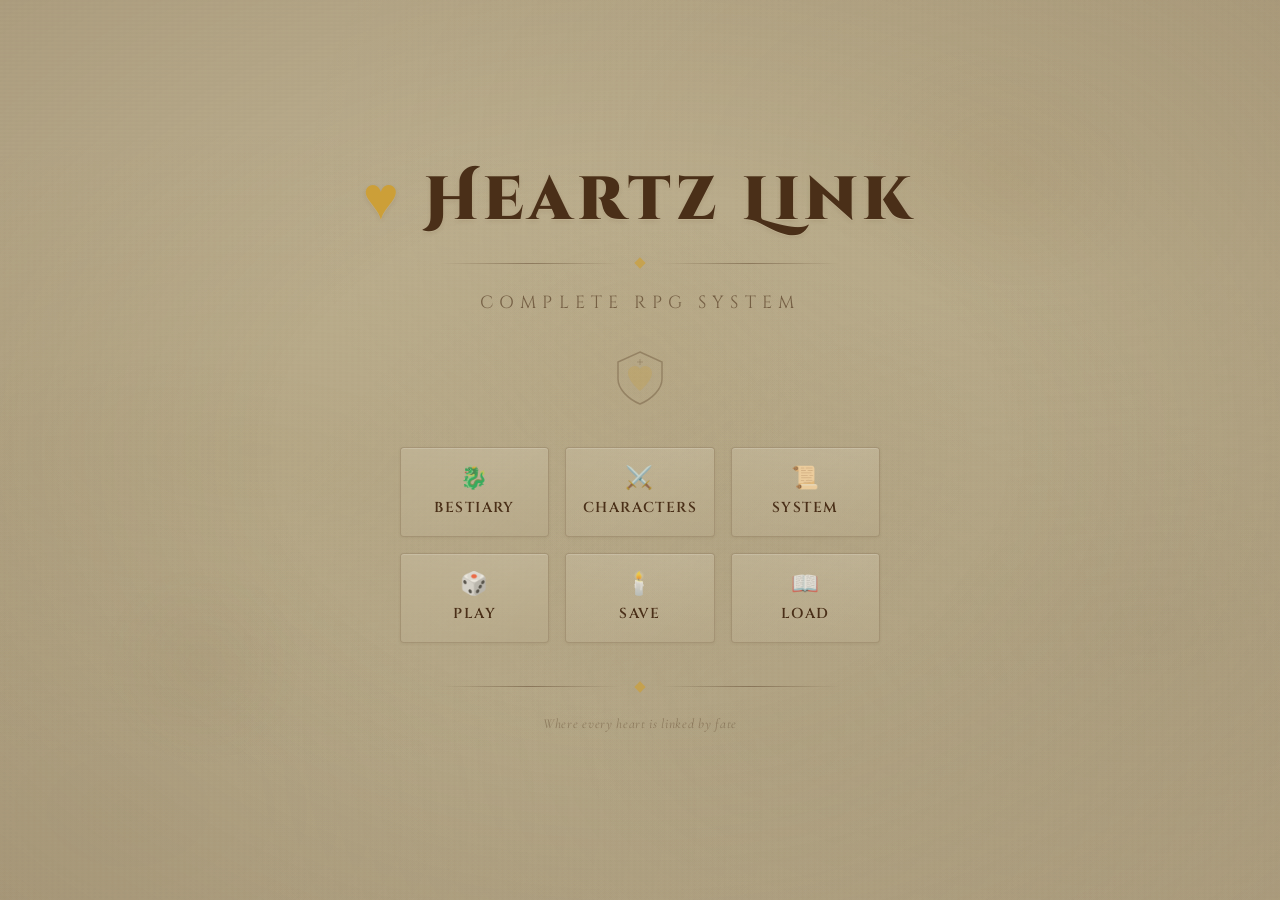
<file: index.html>
<!DOCTYPE html>
<html lang="en">
<head>
    <meta charset="UTF-8">
    <meta name="viewport" content="width=device-width, initial-scale=1.0">
    <title>Heartz Link - Complete RPG System</title>
    <link rel="stylesheet" href="./Home.css">
    <link href="https://fonts.googleapis.com/css2?family=Cinzel:wght@400;600;700;900&family=Cinzel+Decorative:wght@400;700;900&family=Cormorant+Garamond:ital,wght@0,400;0,500;0,600;1,400&display=swap" rel="stylesheet">
</head>
<body>

    <!-- Texture layers -->
    <div class="texture-overlay"></div>
    <div class="stain stain-1"></div>
    <div class="stain stain-2"></div>
    <div class="stain stain-3"></div>

    <div class="container">

        <!-- Title Section -->
        <div class="title-section">
            <h1 class="main-title">
                <span class="title-heart">&#9829;</span> Heartz Link
            </h1>
            <div class="divider">
                <span class="divider-line"></span>
                <span class="divider-diamond"></span>
                <span class="divider-line"></span>
            </div>
            <p class="subtitle">Complete RPG System</p>
        </div>

        <!-- Emblem -->
        <div class="emblem">
            <svg viewBox="0 0 60 60" fill="none" xmlns="http://www.w3.org/2000/svg">
                <path d="M30 5 L52 15 L52 32 C52 42 42 52 30 57 C18 52 8 42 8 32 L8 15 Z"
                      stroke="#4a2f18" stroke-width="1.5" fill="none" opacity="0.6"/>
                <path d="M30 44 C30 44 18 34 18 26 C18 22 21 19 25 19 C27.5 19 29.5 20.5 30 22 C30.5 20.5 32.5 19 35 19 C39 19 42 22 42 26 C42 34 30 44 30 44Z"
                      fill="#cc9f38" opacity="0.5"/>
                <line x1="30" y1="12" x2="30" y2="18" stroke="#4a2f18" stroke-width="1" opacity="0.4"/>
                <line x1="27" y1="15" x2="33" y2="15" stroke="#4a2f18" stroke-width="1" opacity="0.4"/>
            </svg>
        </div>

        <!-- Navigation -->
        <nav class="nav-grid">
            <button class="nav-btn" data-page="bestiary" aria-label="Bestiary">
                <span class="btn-icon">&#x1F409;</span>
                <span class="btn-label">Bestiary</span>
            </button>
            <button class="nav-btn" data-page="characters" aria-label="Characters">
                <span class="btn-icon">&#x2694;&#xFE0F;</span>
                <span class="btn-label">Characters</span>
            </button>
            <button class="nav-btn" data-page="system" aria-label="System">
                <span class="btn-icon">&#x1F4DC;</span>
                <span class="btn-label">System</span>
            </button>
            <button class="nav-btn" data-page="play" aria-label="Play">
                <span class="btn-icon">&#x1F3B2;</span>
                <span class="btn-label">Play</span>
            </button>
            <button class="nav-btn" data-page="save" aria-label="Save">
                <span class="btn-icon">&#x1F56F;&#xFE0F;</span>
                <span class="btn-label">Save</span>
            </button>
            <button class="nav-btn" data-page="load" aria-label="Load">
                <span class="btn-icon">&#x1F4D6;</span>
                <span class="btn-label">Load</span>
            </button>
        </nav>

        <!-- Footer -->
        <div class="divider divider-bottom">
            <span class="divider-line"></span>
            <span class="divider-diamond"></span>
            <span class="divider-line"></span>
        </div>
        <p class="footer-note">Where every heart is linked by fate</p>

    </div>

    <script src="Home.js"></script>
</body>
</html>
</file>
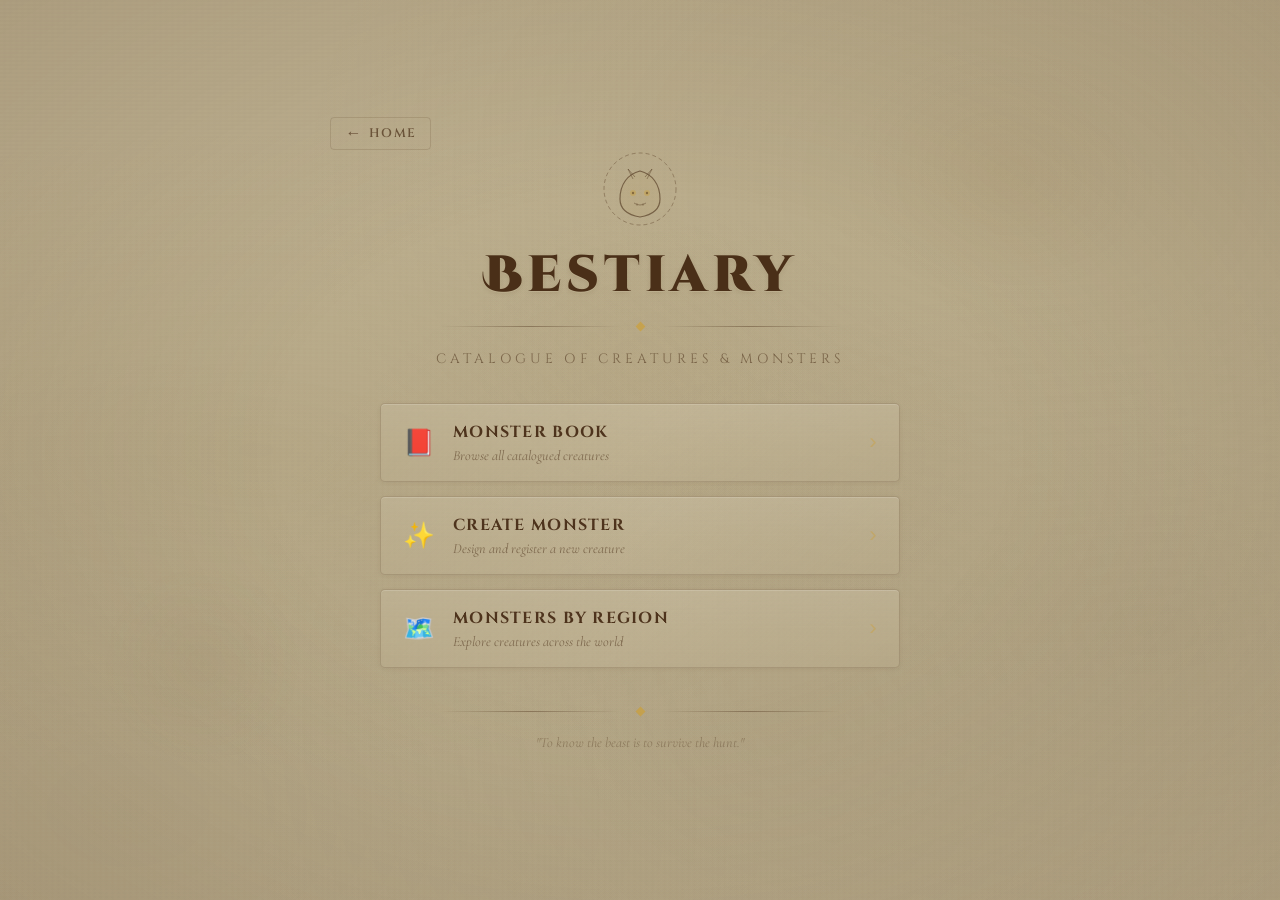
<file: bestiary/Bestiary.html>
<!DOCTYPE html>
<html lang="en">
<head>
    <meta charset="UTF-8">
    <meta name="viewport" content="width=device-width, initial-scale=1.0">
    <title>Heartz Link - Bestiary</title>
    <link rel="stylesheet" href="Bestiary.css">
    <link href="https://fonts.googleapis.com/css2?family=Cinzel:wght@400;600;700;900&family=Cinzel+Decorative:wght@400;700;900&family=Cormorant+Garamond:ital,wght@0,400;0,500;0,600;1,400&display=swap" rel="stylesheet">
</head>
<body>

    <div class="texture-overlay"></div>
    <div class="stain stain-1"></div>
    <div class="stain stain-2"></div>
    <div class="stain stain-3"></div>

    <div class="container">

        <button class="back-btn" id="backBtn" aria-label="Back to Home">
            <span class="back-icon">&#8592;</span>
            <span class="back-label">Home</span>
        </button>

        <div class="title-section">
            <div class="title-emblem">
                <svg viewBox="0 0 80 80" fill="none" xmlns="http://www.w3.org/2000/svg">
                    <circle cx="40" cy="40" r="36" stroke="#4a2f18" stroke-width="1" opacity="0.35" stroke-dasharray="4 3"/>
                    <path d="M20 50 C20 35 28 25 40 22 C52 25 60 35 60 50 C60 60 52 66 40 68 C28 66 20 60 20 50Z" stroke="#4a2f18" stroke-width="1.2" fill="rgba(204,159,56,0.08)" opacity="0.6"/>
                    <circle cx="33" cy="44" r="3" fill="#cc9f38" opacity="0.4"/>
                    <circle cx="33" cy="44" r="1.2" fill="#4a2f18" opacity="0.5"/>
                    <circle cx="47" cy="44" r="3" fill="#cc9f38" opacity="0.4"/>
                    <circle cx="47" cy="44" r="1.2" fill="#4a2f18" opacity="0.5"/>
                    <path d="M33 30 L28 20 L35 28" stroke="#4a2f18" stroke-width="1" fill="none" opacity="0.4"/>
                    <path d="M47 30 L52 20 L45 28" stroke="#4a2f18" stroke-width="1" fill="none" opacity="0.4"/>
                    <path d="M34 54 Q40 58 46 54" stroke="#4a2f18" stroke-width="1" fill="none" opacity="0.4"/>
                    <line x1="37" y1="54" x2="37" y2="57" stroke="#4a2f18" stroke-width="0.8" opacity="0.35"/>
                    <line x1="43" y1="54" x2="43" y2="57" stroke="#4a2f18" stroke-width="0.8" opacity="0.35"/>
                </svg>
            </div>
            <h1 class="main-title">Bestiary</h1>
            <div class="divider">
                <span class="divider-line"></span>
                <span class="divider-diamond"></span>
                <span class="divider-line"></span>
            </div>
            <p class="subtitle">Catalogue of Creatures &amp; Monsters</p>
        </div>

        <nav class="nav-list" aria-label="Bestiary Navigation">
            <button class="nav-btn" data-page="monster-book" aria-label="Monster Book">
                <span class="nav-btn-icon">&#x1F4D5;</span>
                <div class="nav-btn-content">
                    <span class="nav-btn-title">Monster Book</span>
                    <span class="nav-btn-desc">Browse all catalogued creatures</span>
                </div>
                <span class="nav-btn-arrow">&#8250;</span>
            </button>
            <button class="nav-btn" data-page="create-monster" aria-label="Create Monster">
                <span class="nav-btn-icon">&#x2728;</span>
                <div class="nav-btn-content">
                    <span class="nav-btn-title">Create Monster</span>
                    <span class="nav-btn-desc">Design and register a new creature</span>
                </div>
                <span class="nav-btn-arrow">&#8250;</span>
            </button>
            <button class="nav-btn" data-page="monsters-by-region" aria-label="Monsters by Region">
                <span class="nav-btn-icon">&#x1F5FA;&#xFE0F;</span>
                <div class="nav-btn-content">
                    <span class="nav-btn-title">Monsters by Region</span>
                    <span class="nav-btn-desc">Explore creatures across the world</span>
                </div>
                <span class="nav-btn-arrow">&#8250;</span>
            </button>
        </nav>

        <div class="divider divider-bottom">
            <span class="divider-line"></span>
            <span class="divider-diamond"></span>
            <span class="divider-line"></span>
        </div>
        <p class="footer-note"><em>"To know the beast is to survive the hunt."</em></p>

    </div>

    <script src="Bestiary.js"></script>
</body>
</html>
</file>
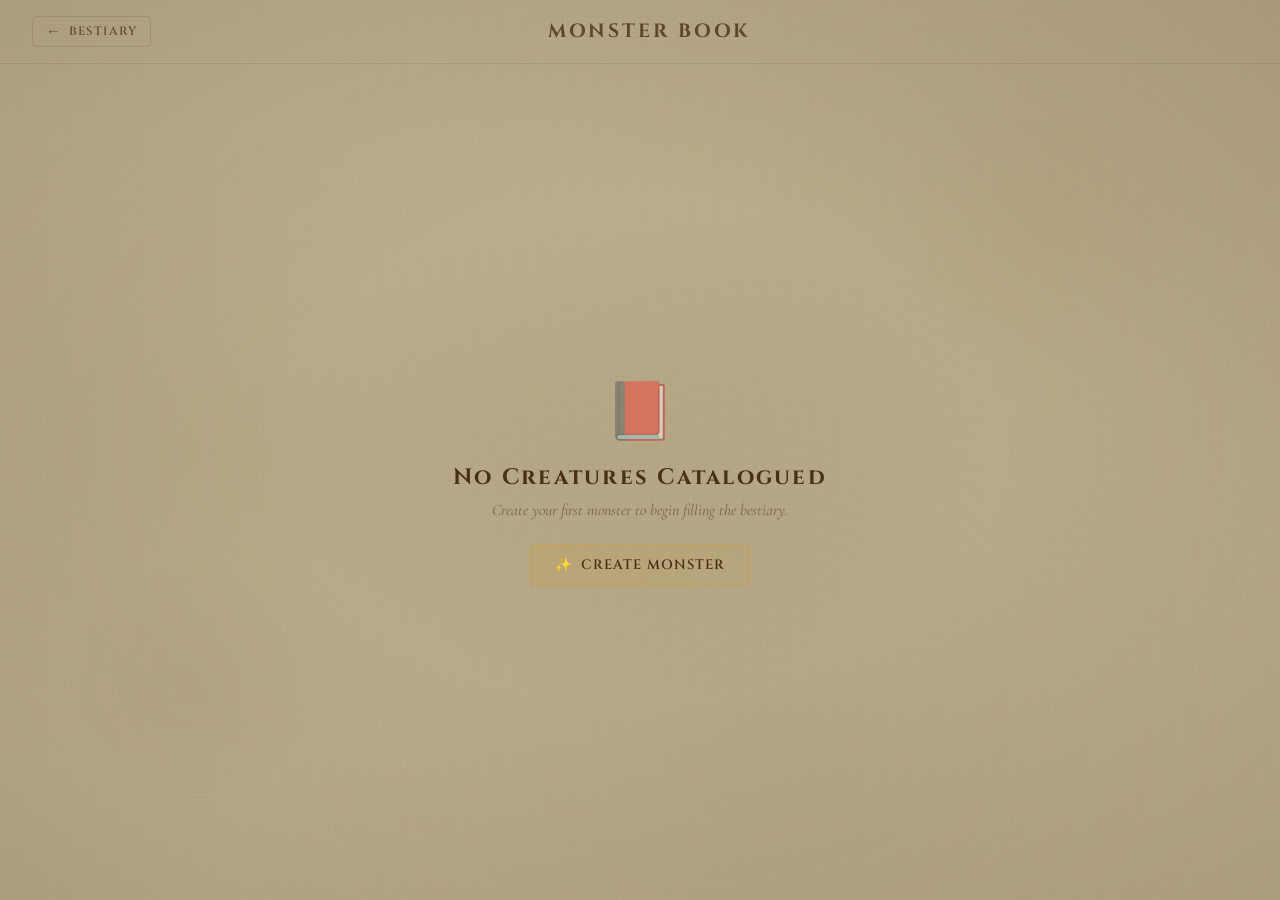
<file: bestiary/MonsterBook.html>
<!DOCTYPE html>
<html lang="en">
<head>
    <meta charset="UTF-8">
    <meta name="viewport" content="width=device-width, initial-scale=1.0">
    <title>Heartz Link - Monster Book</title>
    <link rel="stylesheet" href="MonsterBook.css">
    <link href="https://fonts.googleapis.com/css2?family=Cinzel:wght@400;600;700;900&family=Cinzel+Decorative:wght@400;700;900&family=Cormorant+Garamond:ital,wght@0,400;0,500;0,600;1,400&display=swap" rel="stylesheet">
</head>
<body>

    <div class="texture-overlay"></div>
    <div class="stain stain-1"></div>
    <div class="stain stain-2"></div>

    <!-- Header -->
    <header class="top-bar">
        <button class="back-btn" id="backBtn" aria-label="Back to Bestiary">
            <span class="back-icon">&#8592;</span>
            <span class="back-label">Bestiary</span>
        </button>
        <h1 class="top-title">Monster Book</h1>
        <div class="top-spacer"></div>
    </header>

    <!-- Book container -->
    <main class="book-wrapper" id="bookWrapper">

        <!-- Empty state -->
        <div class="empty-state" id="emptyState">
            <div class="empty-icon">&#x1F4D5;</div>
            <p class="empty-title">No Creatures Catalogued</p>
            <p class="empty-desc">Create your first monster to begin filling the bestiary.</p>
            <button class="action-btn" id="goCreateBtn">
                <span>&#x2728;</span> Create Monster
            </button>
        </div>

        <!-- Book (desktop) -->
        <div class="book" id="book" style="display:none;">
            <div class="book-spine"></div>

            <div class="book-page book-page-left" id="pageLeft">
                <div class="page-number page-number-left" id="pageNumLeft">1</div>
                <div class="page-content" id="pageContentLeft"></div>
            </div>

            <div class="book-page book-page-right" id="pageRight">
                <div class="page-number page-number-right" id="pageNumRight">2</div>
                <div class="page-content" id="pageContentRight"></div>
            </div>

            <button class="page-turn page-turn-prev" id="prevPage" aria-label="Previous page">
                <span>&#10094;</span>
            </button>
            <button class="page-turn page-turn-next" id="nextPage" aria-label="Next page">
                <span>&#10095;</span>
            </button>
        </div>

        <div class="page-indicator" id="pageIndicator" style="display:none;">
            <span id="currentSpread">1–2</span> of <span id="totalPages">0</span>
        </div>

    </main>

    <!-- Detail Modal -->
    <div class="modal-overlay" id="monsterModal">
        <div class="modal-content">
            <!-- action buttons top-right -->
            <div class="modal-header-actions">
                <button class="modal-edit-btn" id="modalEditBtn"
                        aria-label="Edit monster">&#9998;</button>
                <button class="modal-close"    id="modalClose"
                        aria-label="Close">&#10005;</button>
            </div>

            <div class="modal-scroll">
                <div class="modal-image-wrapper" id="modalImageWrapper">
                    <div class="modal-image-placeholder">No Image</div>
                </div>
                <h2 class="modal-name"  id="modalName">—</h2>
                <p  class="modal-alias" id="modalAlias"></p>
                <div class="modal-divider"></div>

                <div class="modal-section">
                    <h3>Region</h3><p id="modalRegion">—</p>
                </div>
                <div class="modal-section">
                    <h3>Diet</h3><p id="modalDiet">—</p>
                </div>
                <div class="modal-section">
                    <h3>Appearance</h3><p id="modalAppearance">—</p>
                </div>
                <div class="modal-section">
                    <h3>Classification Points</h3>
                    <div class="stats-grid" id="modalStats"></div>
                </div>
                <div class="modal-section">
                    <h3>Elemental Attributes</h3>
                    <div class="elements-grid" id="modalElements"></div>
                </div>
                <div class="modal-section">
                    <h3>Extractable Items</h3>
                    <div class="loot-list" id="modalLoot"></div>
                </div>
            </div>
        </div>
    </div>

    <script src="MonsterBook.js"></script>
</body>
</html>
</file>
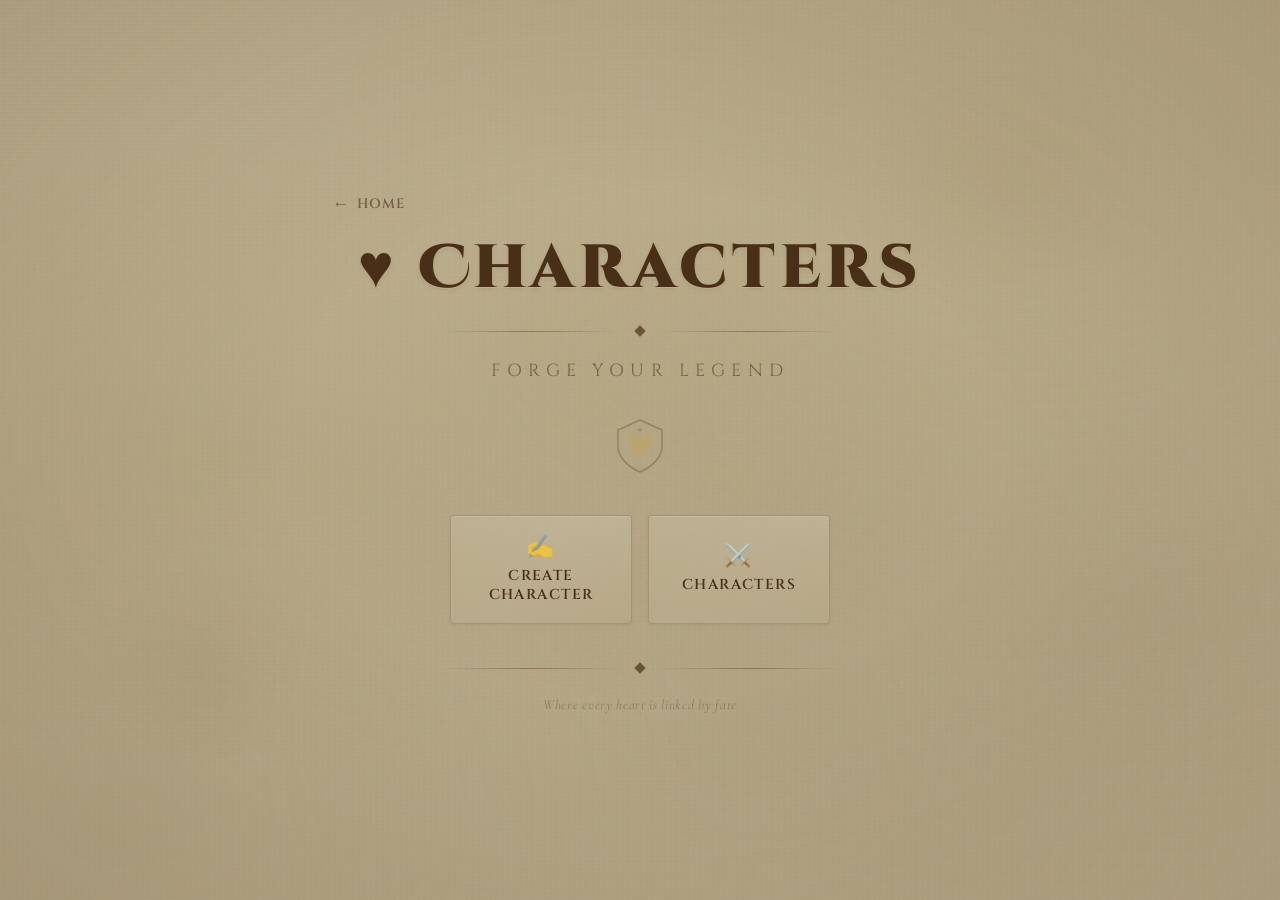
<file: characters/characters.html>
<!DOCTYPE html>
<html lang="en">
<head>
    <meta charset="UTF-8">
    <meta name="viewport" content="width=device-width, initial-scale=1.0">
    <title>Heartz Link - Characters</title>
    <link rel="stylesheet" href="./characters.css">
    <link href="https://fonts.googleapis.com/css2?family=Cinzel:wght@400;600;700;900&family=Cinzel+Decorative:wght@400;700;900&family=Cormorant+Garamond:ital,wght@0,400;0,500;0,600;1,400&display=swap" rel="stylesheet">
</head>
<body>

    <!-- Texture layers -->
    <div class="texture-overlay"></div>
    <div class="stain stain-1"></div>
    <div class="stain stain-2"></div>
    <div class="stain stain-3"></div>

    <div class="container">

        <!-- Back Button -->
        <div class="back-nav">
            <button class="back-btn" onclick="window.location.href='../index.html'" aria-label="Back to Home">
                <span class="back-arrow">&#8592;</span>
                <span>Home</span>
            </button>
        </div>

        <!-- Title Section -->
        <div class="title-section">
            <h1 class="main-title">
                <span class="title-heart">&#9829;</span> Characters
            </h1>
            <div class="divider">
                <span class="divider-line"></span>
                <span class="divider-diamond"></span>
                <span class="divider-line"></span>
            </div>
            <p class="subtitle">Forge Your Legend</p>
        </div>

        <!-- Emblem -->
        <div class="emblem">
            <svg viewBox="0 0 60 60" fill="none" xmlns="http://www.w3.org/2000/svg">
                <path d="M30 5 L52 15 L52 32 C52 42 42 52 30 57 C18 52 8 42 8 32 L8 15 Z"
                      stroke="#4a2f18" stroke-width="1.5" fill="none" opacity="0.6"/>
                <path d="M30 44 C30 44 18 34 18 26 C18 22 21 19 25 19 C27.5 19 29.5 20.5 30 22 C30.5 20.5 32.5 19 35 19 C39 19 42 22 42 26 C42 34 30 44 30 44Z"
                      fill="#cc9f38" opacity="0.5"/>
                <line x1="30" y1="12" x2="30" y2="18" stroke="#4a2f18" stroke-width="1" opacity="0.4"/>
                <line x1="27" y1="15" x2="33" y2="15" stroke="#4a2f18" stroke-width="1" opacity="0.4"/>
            </svg>
        </div>

        <!-- Navigation -->
        <nav class="nav-grid nav-grid-2col">
            <button class="nav-btn" data-page="create-character" aria-label="Create Character">
                <span class="btn-icon">&#x270D;&#xFE0F;</span>
                <span class="btn-label">Create Character</span>
            </button>
            <button class="nav-btn" data-page="characters-list" aria-label="Characters">
                <span class="btn-icon">&#x2694;&#xFE0F;</span>
                <span class="btn-label">Characters</span>
            </button>
        </nav>

        <!-- Footer -->
        <div class="divider divider-bottom">
            <span class="divider-line"></span>
            <span class="divider-diamond"></span>
            <span class="divider-line"></span>
        </div>
        <p class="footer-note">Where every heart is linked by fate</p>

    </div>

    <!-- Characters List Modal/Section (hidden by default) -->
    <div class="characters-list-overlay" id="charactersListOverlay">
        <div class="characters-list-panel">
            <div class="panel-header">
                <h2 class="panel-title">Your Characters</h2>
                <button class="close-panel-btn" id="closePanelBtn" aria-label="Close">&#10005;</button>
            </div>
            <div class="divider">
                <span class="divider-line"></span>
                <span class="divider-diamond"></span>
                <span class="divider-line"></span>
            </div>

            <div class="characters-grid" id="charactersGrid">
                <!-- Characters will be dynamically inserted here -->
            </div>

            <div class="empty-state" id="emptyState">
                <span class="empty-icon">&#x1F4DC;</span>
                <p class="empty-text">No characters yet. Begin your journey by creating one.</p>
            </div>
        </div>
    </div>

    <!-- Delete Confirmation Modal -->
    <div class="confirm-overlay" id="confirmOverlay">
        <div class="confirm-dialog">
            <p class="confirm-text">Are you sure you want to delete this character? This action cannot be undone.</p>
            <div class="confirm-actions">
                <button class="confirm-btn confirm-yes" id="confirmYes">Delete</button>
                <button class="confirm-btn confirm-no" id="confirmNo">Cancel</button>
            </div>
        </div>
    </div>

    <script type="module" src="./characters.js"></script>
</body>
</html>
</file>
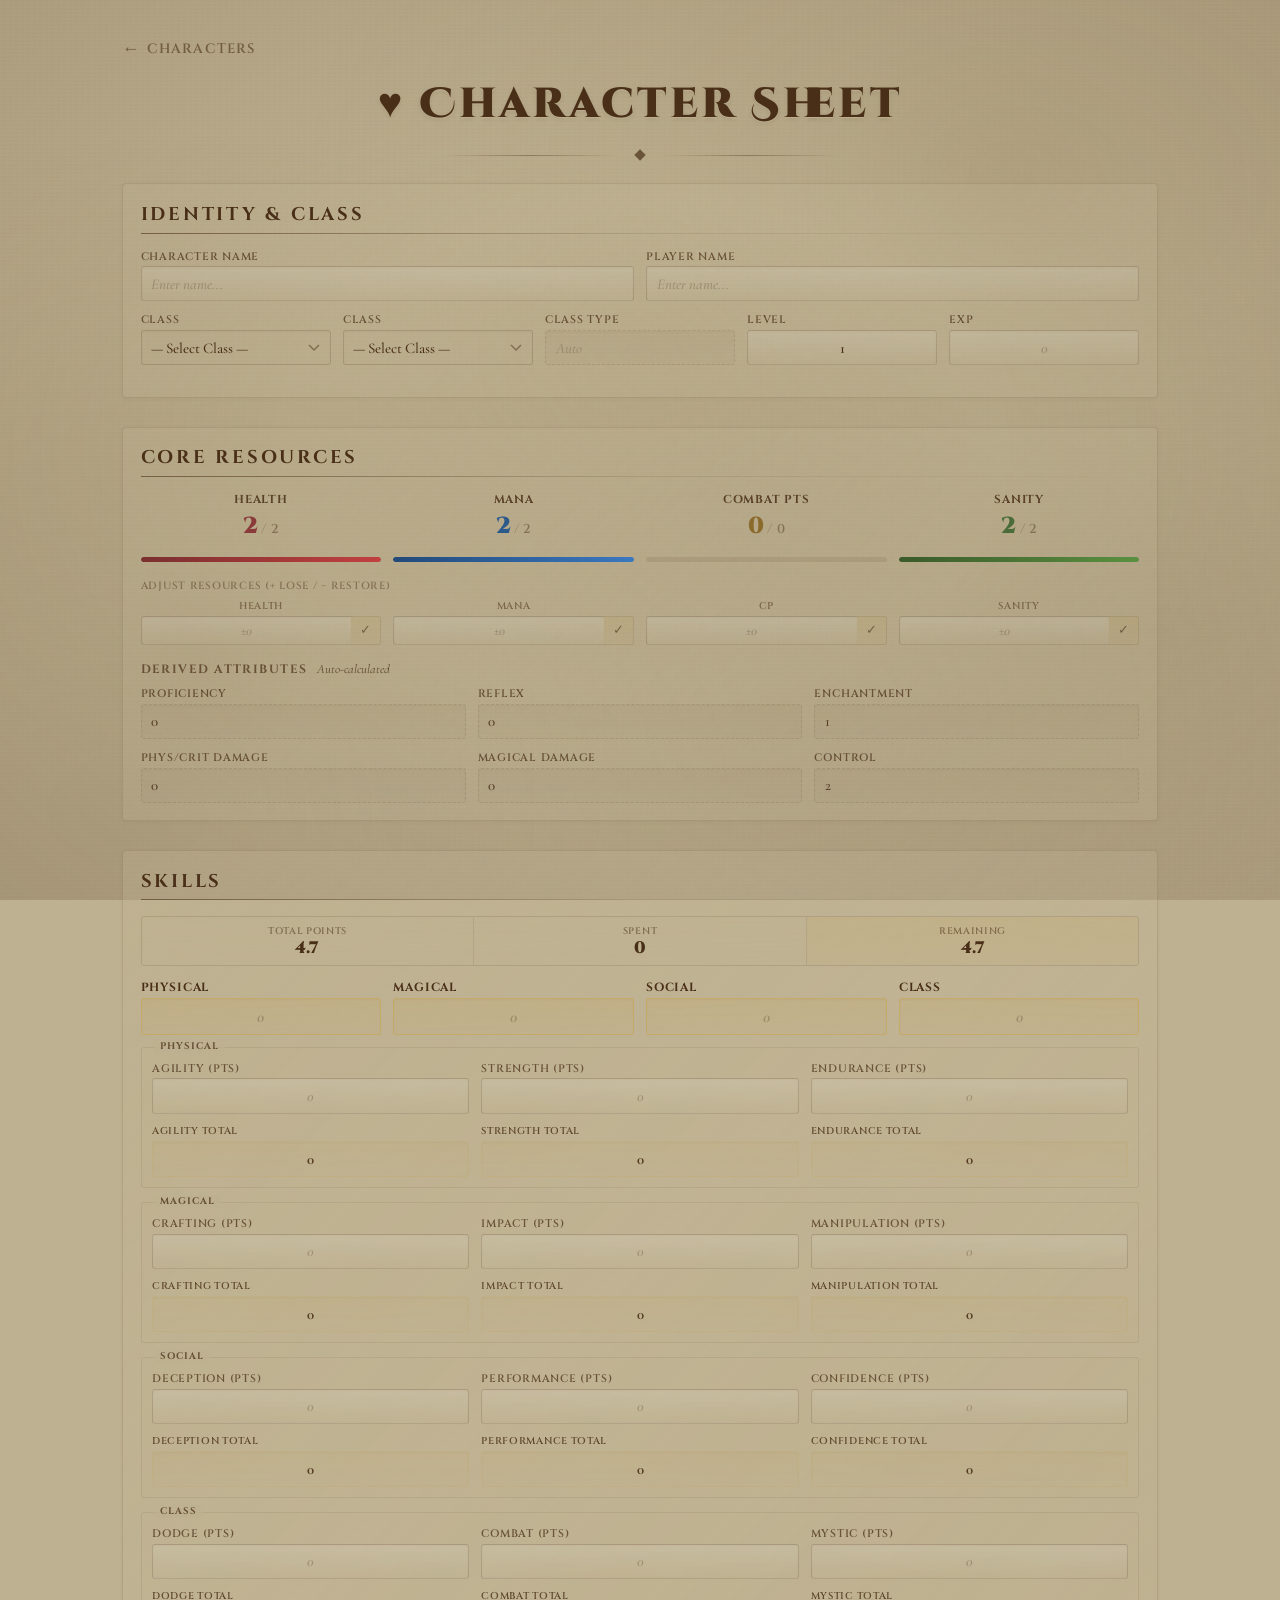
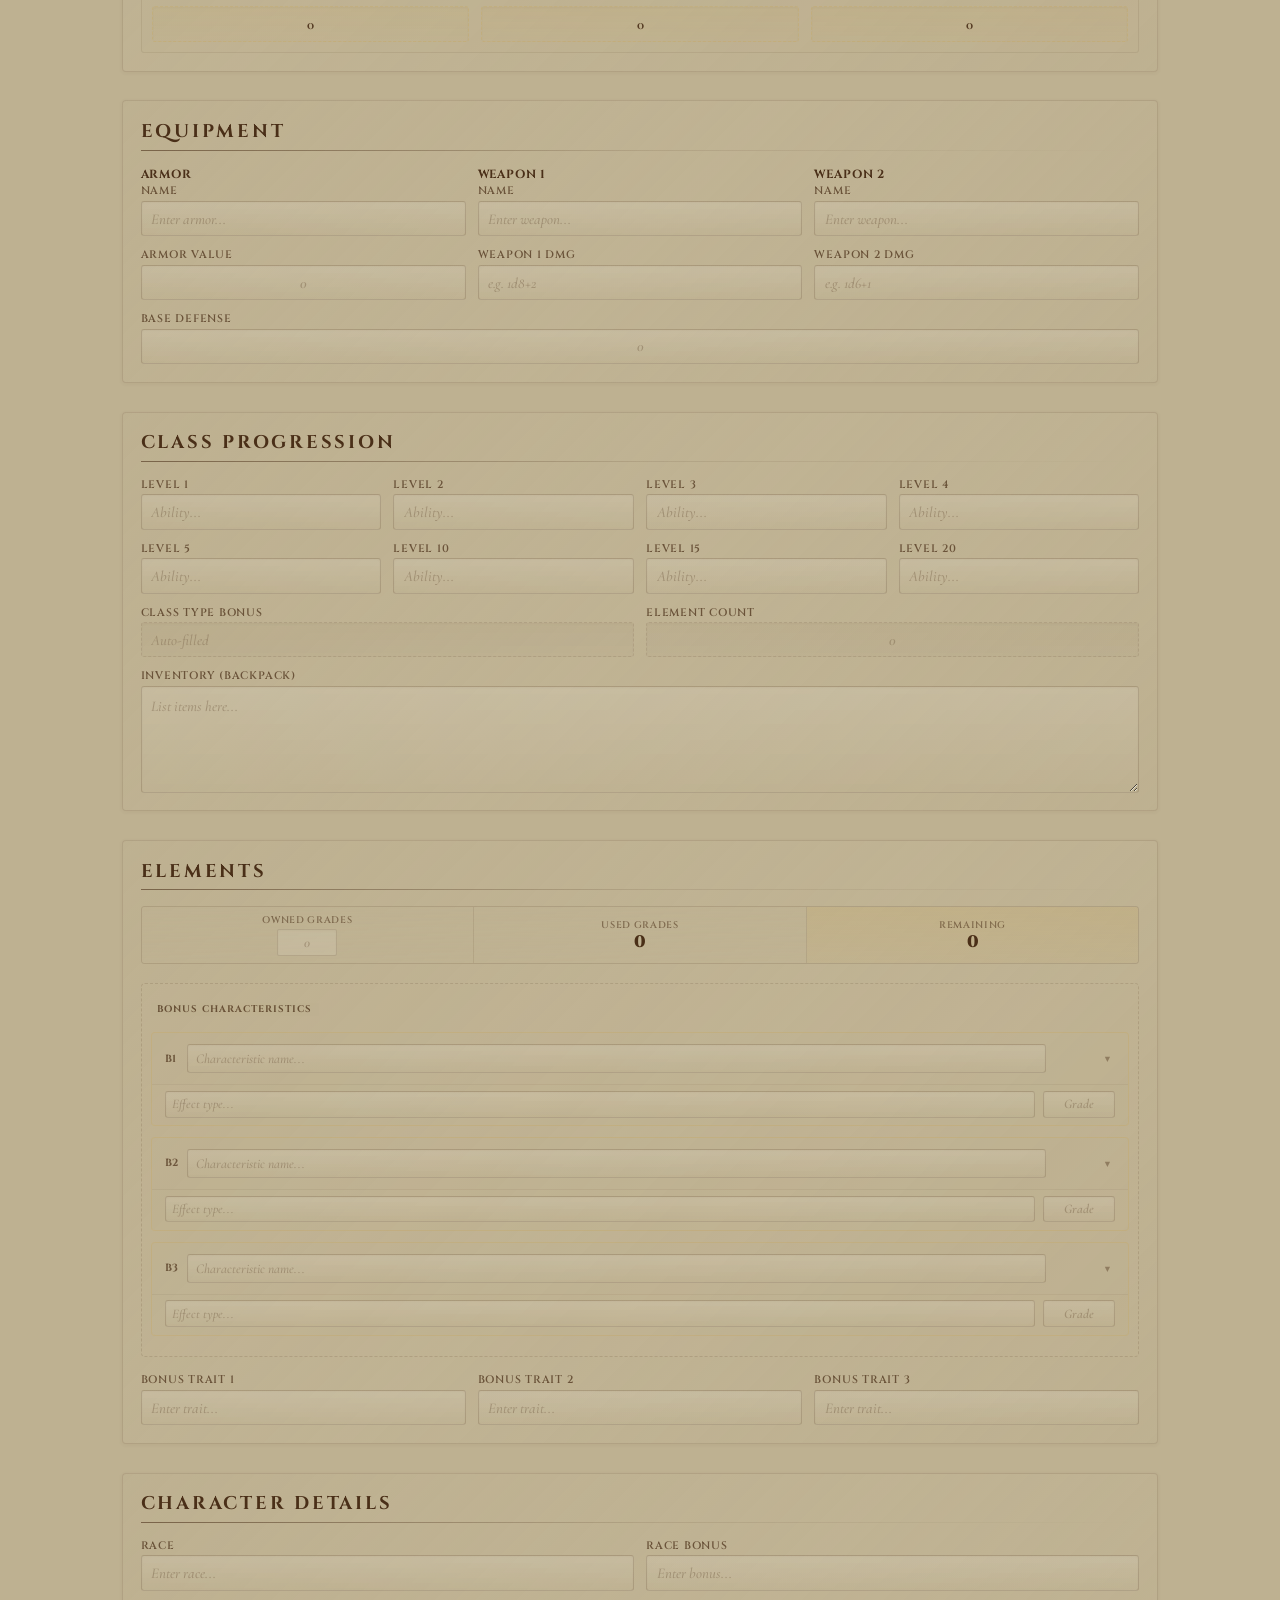
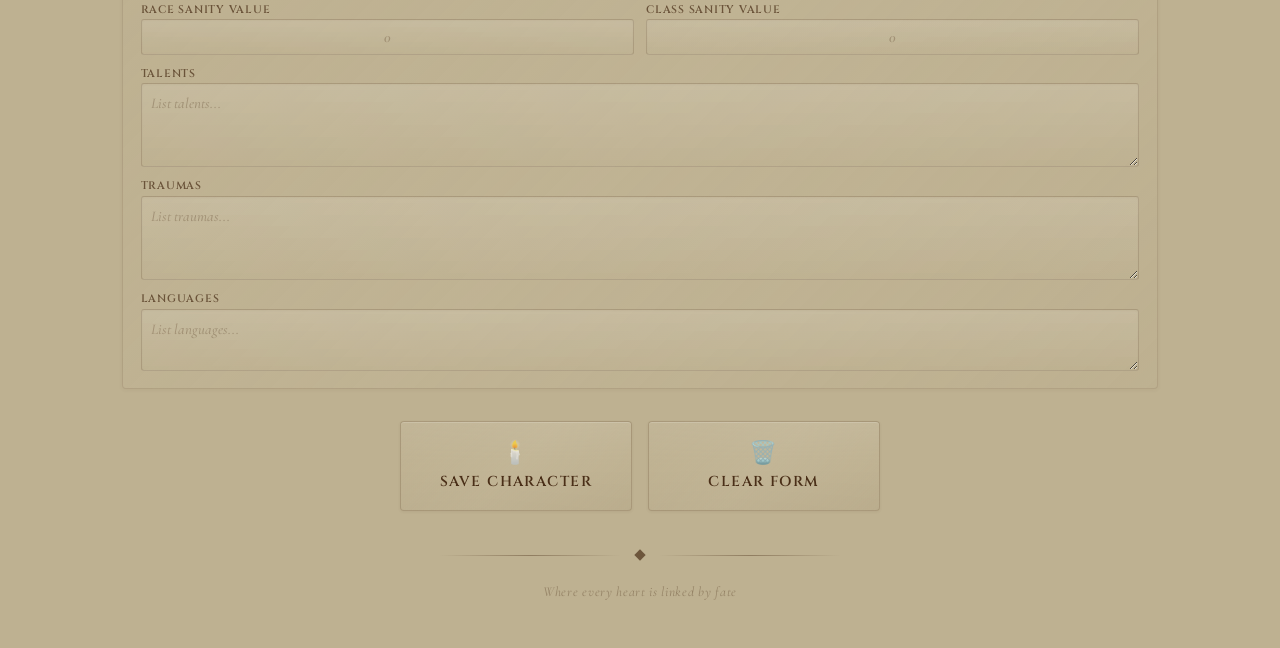
<file: characters/create-character.html>
<!DOCTYPE html>
<html lang="en">

<head>
    <meta charset="UTF-8">
    <meta name="viewport" content="width=device-width, initial-scale=1.0">
    <title>Heartz Link - Create Character</title>
    <link rel="stylesheet" href="./characters.css">
    <link
        href="https://fonts.googleapis.com/css2?family=Cinzel:wght@400;600;700;900&family=Cinzel+Decorative:wght@400;700;900&family=Cormorant+Garamond:ital,wght@0,400;0,500;0,600;1,400&display=swap"
        rel="stylesheet">
</head>

<body class="body-scroll">

    <div class="texture-overlay"></div>
    <div class="stain stain-1"></div>
    <div class="stain stain-2"></div>
    <div class="stain stain-3"></div>

    <div class="container container-form">

        <div class="back-nav">
            <button class="back-btn" onclick="window.location.href='characters.html'" aria-label="Back">
                <span class="back-arrow">&#8592;</span>
                <span>Characters</span>
            </button>
        </div>

        <div class="title-section">
            <h1 class="main-title main-title-sm">
                <span class="title-heart">&#9829;</span> Character Sheet
            </h1>
            <div class="divider">
                <span class="divider-line"></span>
                <span class="divider-diamond"></span>
                <span class="divider-line"></span>
            </div>
        </div>

        <input type="hidden" id="editCharacterId" value="">
        <input type="hidden" id="currentHealthLost" value="0">
        <input type="hidden" id="currentManaLost" value="0">
        <input type="hidden" id="currentCPLost" value="0">
        <input type="hidden" id="currentSanityLost" value="0">
        <!-- Stores all element trait upgrade data as JSON -->
        <input type="hidden" id="elementTraitData" name="elementTraitData" value="{}">

        <form id="characterForm" class="character-sheet" autocomplete="off">

            <!-- ═══ IDENTITY & CLASS ═══ -->
            <div class="sheet-section">
                <div class="section-header">
                    <h2 class="section-title">Identity &amp; Class</h2>
                    <div class="section-line"></div>
                </div>

                <div class="field-row cols-2">
                    <div class="field-group">
                        <label class="field-label" for="characterName">Character Name</label>
                        <input type="text" class="field-input" id="characterName" name="characterName"
                            placeholder="Enter name...">
                    </div>
                    <div class="field-group">
                        <label class="field-label" for="playerName">Player Name</label>
                        <input type="text" class="field-input" id="playerName" name="playerName"
                            placeholder="Enter name...">
                    </div>
                </div>

                <div class="field-row cols-5">
                    <div class="field-group">
                        <label class="field-label" for="className1">Class</label>
                        <select class="field-input field-select" id="className1" name="className1">
                            <option value="">— Select Class —</option>
                            <optgroup label="Available Classes">
                                <option value="Archer">Arqueiro</option>
                                <option value="Assassin">Assassino</option>
                                <option value="Berserk">Berserk</option>
                                <option value="Blood Hunter">Blood Hunter</option>
                                <option value="Warlock">Bruxo</option>
                                <option value="Hunter">Caçador</option>
                                <option value="Tamer">Domador</option>
                                <option value="Duelist">Duelista</option>
                                <option value="Wielder">Manejador</option>
                                <option value="Monk">Monge</option>
                                <option value="Necromancer">Necromancer</option>
                                <option value="Sage">Sabio</option>
                                <option value="Samurai">Samurai</option>
                                <option value="Knight">Cavaleiro</option>
                                <option value="Healer">Curandeiro</option>
                                <option value="Demonic Spiritualist">Espiritualista Demoniaco</option>
                                <option value="Mage">Mago</option>
                                <option value="Battle Mage">Mago de Combate</option>
                                <option value="Paladin">Paladino</option>
                                <option value="Elemental Paladin">Paladino Elemental</option>
                                <option value="Dark Paladin">Paladino Sombrio</option>
                            </optgroup>
                        </select>
                    </div>

                    <div class="field-group">
                        <label class="field-label" for="className2">Class</label>
                        <select class="field-input field-select" id="className2" name="className2">
                            <option value="">— Select Class —</option>
                            <optgroup label="Extended Classes">
                                <option value="Son of Shadow">Filho da Sombra</option>
                                <option value="Alex Heartz">Alex Heartz</option>
                                <option value="Trevor Heartz">Trevor Heartz</option>
                                <option value="Sun Soldier">Cavaleiro do Sol</option>
                                <option value="Mantra">Mantra</option>
                            </optgroup>
                        </select>
                    </div>

                    <div class="field-group">
                        <label class="field-label" for="classType">Class Type</label>
                        <input type="text" class="field-input field-locked field-derived" id="classType"
                            name="classType" readonly placeholder="Auto">
                    </div>
                    <div class="field-group">
                        <label class="field-label" for="level">Level</label>
                        <input type="number" class="field-input field-num" id="level" name="level" placeholder="1"
                            min="1" max="40" value="1">
                    </div>
                    <div class="field-group">
                        <label class="field-label" for="characterExp">EXP</label>
                        <input type="number" class="field-input field-num" id="characterExp" name="characterExp"
                            placeholder="0" min="0">
                    </div>
                </div>

                <div class="class-info-bar" id="classInfoBar">
                    <div class="class-info-item">
                        <span class="info-label">Bonuses:</span>
                        <span class="info-value" id="classRollBonuses">—</span>
                    </div>
                    <div class="class-info-item">
                        <span class="info-label">Elements:</span>
                        <span class="info-value" id="classElements">—</span>
                    </div>
                    <div class="class-info-item">
                        <span class="info-label">Base Atk:</span>
                        <span class="info-value" id="classBaseAtk">—</span>
                    </div>
                    <div class="class-info-item">
                        <span class="info-label">Base Reflex:</span>
                        <span class="info-value" id="classBaseReflex">—</span>
                    </div>
                </div>
            </div>

            <!-- ═══ CORE RESOURCES ═══ -->
            <div class="sheet-section">
                <div class="section-header">
                    <h2 class="section-title">Core Resources</h2>
                    <div class="section-line"></div>
                </div>

                <div class="field-row cols-4">
                    <div class="field-group resource-group" id="healthDisplay">
                        <label class="field-label field-label-resource">Health</label>
                        <div class="resource-display">
                            <span class="resource-current health-color" id="healthCurrent">0</span>
                            <span class="resource-sep">/</span>
                            <span class="resource-max" id="healthMax">0</span>
                        </div>
                        <input type="hidden" id="health" name="health" value="0">
                        <div class="resource-bar">
                            <div class="resource-fill health-bar" id="healthBar" style="width:100%"></div>
                        </div>
                    </div>
                    <div class="field-group resource-group" id="manaDisplay">
                        <label class="field-label field-label-resource">Mana</label>
                        <div class="resource-display">
                            <span class="resource-current mana-color" id="manaCurrent">0</span>
                            <span class="resource-sep">/</span>
                            <span class="resource-max" id="manaMax">0</span>
                        </div>
                        <input type="hidden" id="mana" name="mana" value="0">
                        <div class="resource-bar">
                            <div class="resource-fill mana-bar" id="manaBar" style="width:100%"></div>
                        </div>
                    </div>
                    <div class="field-group resource-group" id="cpDisplay">
                        <label class="field-label field-label-resource">Combat Pts</label>
                        <div class="resource-display">
                            <span class="resource-current cp-color" id="cpCurrent">0</span>
                            <span class="resource-sep">/</span>
                            <span class="resource-max" id="cpMax">0</span>
                        </div>
                        <input type="hidden" id="combatPoints" name="combatPoints" value="0">
                        <div class="resource-bar">
                            <div class="resource-fill cp-bar" id="cpBar" style="width:100%"></div>
                        </div>
                    </div>
                    <div class="field-group resource-group" id="sanityDisplay">
                        <label class="field-label field-label-resource">Sanity</label>
                        <div class="resource-display">
                            <span class="resource-current sanity-color" id="sanityCurrent">0</span>
                            <span class="resource-sep">/</span>
                            <span class="resource-max" id="sanityMax">0</span>
                        </div>
                        <input type="hidden" id="sanity" name="sanity" value="0">
                        <div class="resource-bar">
                            <div class="resource-fill sanity-bar" id="sanityBar" style="width:100%"></div>
                        </div>
                    </div>
                </div>

                <div class="adjust-section">
                    <div class="adjust-label-row">
                        <span class="adjust-section-label">Adjust Resources (+ lose / − restore)</span>
                    </div>
                    <div class="field-row cols-4">
                        <div class="field-group"><label class="field-label field-label-adjust"
                                for="lostHealth">Health</label>
                            <div class="adjust-wrapper"><input type="number" class="field-input field-num field-adjust"
                                    id="lostHealth" name="lostHealth" placeholder="±0"><button type="button"
                                    class="adjust-btn" data-target="health">✓</button></div>
                        </div>
                        <div class="field-group"><label class="field-label field-label-adjust"
                                for="lostMana">Mana</label>
                            <div class="adjust-wrapper"><input type="number" class="field-input field-num field-adjust"
                                    id="lostMana" name="lostMana" placeholder="±0"><button type="button"
                                    class="adjust-btn" data-target="mana">✓</button></div>
                        </div>
                        <div class="field-group"><label class="field-label field-label-adjust"
                                for="usedCombatPoints">CP</label>
                            <div class="adjust-wrapper"><input type="number" class="field-input field-num field-adjust"
                                    id="usedCombatPoints" name="usedCombatPoints" placeholder="±0"><button type="button"
                                    class="adjust-btn" data-target="combatPoints">✓</button></div>
                        </div>
                        <div class="field-group"><label class="field-label field-label-adjust"
                                for="lostSanity">Sanity</label>
                            <div class="adjust-wrapper"><input type="number" class="field-input field-num field-adjust"
                                    id="lostSanity" name="lostSanity" placeholder="±0"><button type="button"
                                    class="adjust-btn" data-target="sanity">✓</button></div>
                        </div>
                    </div>
                </div>

                <div class="section-subheader">
                    <span class="subheader-label">Derived Attributes</span>
                    <span class="subheader-note">Auto-calculated</span>
                </div>
                <div class="field-row cols-3">
                    <div class="field-group"><label class="field-label" for="proficiency">Proficiency</label><input
                            type="text" class="field-input field-locked field-derived" id="proficiency"
                            name="proficiency" readonly placeholder="—"></div>
                    <div class="field-group"><label class="field-label" for="reflex">Reflex</label><input type="text"
                            class="field-input field-locked field-derived" id="reflex" name="reflex" readonly
                            placeholder="—"></div>
                    <div class="field-group"><label class="field-label" for="enchantment">Enchantment</label><input
                            type="text" class="field-input field-locked field-derived" id="enchantment"
                            name="enchantment" readonly placeholder="—"></div>
                </div>
                <div class="field-row cols-3">
                    <div class="field-group"><label class="field-label" for="physCritDamage">Phys/Crit
                            Damage</label><input type="text" class="field-input field-locked field-derived"
                            id="physCritDamage" name="physCritDamage" readonly placeholder="—"></div>
                    <div class="field-group"><label class="field-label" for="magicalDamage">Magical
                            Damage</label><input type="text" class="field-input field-locked field-derived"
                            id="magicalDamage" name="magicalDamage" readonly placeholder="—"></div>
                    <div class="field-group"><label class="field-label" for="control">Control</label><input type="text"
                            class="field-input field-locked field-derived" id="control" name="control" readonly
                            placeholder="—"></div>
                </div>
            </div>

            <!-- ═══ SKILLS ═══ -->
            <div class="sheet-section">
                <div class="section-header">
                    <h2 class="section-title">Skills</h2>
                    <div class="section-line"></div>
                </div>

                <div class="sp-banner" id="spBanner">
                    <div class="sp-block"><span class="sp-label">Total Points</span><span class="sp-value"
                            id="spTotal">0</span></div>
                    <div class="sp-block"><span class="sp-label">Spent</span><span class="sp-value"
                            id="spSpent">0</span></div>
                    <div class="sp-block sp-block-remain"><span class="sp-label">Remaining</span><span class="sp-value"
                            id="spRemain">0</span></div>
                </div>

                <div class="field-row cols-4">
                    <div class="field-group"><label class="field-label field-label-header">Physical</label><input
                            type="number" class="field-input field-num field-attr" id="physicalAttr" name="physicalAttr"
                            placeholder="0"></div>
                    <div class="field-group"><label class="field-label field-label-header">Magical</label><input
                            type="number" class="field-input field-num field-attr" id="magicalAttr" name="magicalAttr"
                            placeholder="0"></div>
                    <div class="field-group"><label class="field-label field-label-header">Social</label><input
                            type="number" class="field-input field-num field-attr" id="socialAttr" name="socialAttr"
                            placeholder="0"></div>
                    <div class="field-group"><label class="field-label field-label-header">Class</label><input
                            type="number" class="field-input field-num field-attr" id="classAttr" name="classAttr"
                            placeholder="0"></div>
                </div>

                <!-- Physical -->
                <div class="skill-block">
                    <div class="skill-block-tag">Physical</div>
                    <div class="field-row cols-3">
                        <div class="field-group"><label class="field-label">Agility (pts)</label><input type="number"
                                class="field-input field-num skill-value" id="agilityValue" name="agilityValue"
                                data-attr="physicalAttr" data-total="agilityTotal" min="0" placeholder="0"></div>
                        <div class="field-group"><label class="field-label">Strength (pts)</label><input type="number"
                                class="field-input field-num skill-value" id="strengthValue" name="strengthValue"
                                data-attr="physicalAttr" data-total="strengthTotal" min="0" placeholder="0"></div>
                        <div class="field-group"><label class="field-label">Endurance (pts)</label><input type="number"
                                class="field-input field-num skill-value" id="enduranceValue" name="enduranceValue"
                                data-attr="physicalAttr" data-total="enduranceTotal" min="0" placeholder="0"></div>
                    </div>
                    <div class="field-row cols-3">
                        <div class="field-group"><label class="field-label total-label">Agility Total</label><input
                                type="number" class="field-input field-num field-total field-locked field-derived"
                                id="agilityTotal" name="agilityTotal" readonly></div>
                        <div class="field-group"><label class="field-label total-label">Strength Total</label><input
                                type="number" class="field-input field-num field-total field-locked field-derived"
                                id="strengthTotal" name="strengthTotal" readonly></div>
                        <div class="field-group"><label class="field-label total-label">Endurance
                                Total</label><input type="number"
                                class="field-input field-num field-total field-locked field-derived" id="enduranceTotal"
                                name="enduranceTotal" readonly></div>
                    </div>
                </div>

                <!-- Magical -->
                <div class="skill-block">
                    <div class="skill-block-tag">Magical</div>
                    <div class="field-row cols-3">
                        <div class="field-group"><label class="field-label">Crafting (pts)</label><input type="number"
                                class="field-input field-num skill-value" id="craftingValue" name="craftingValue"
                                data-attr="magicalAttr" data-total="craftingTotal" min="0" placeholder="0"></div>
                        <div class="field-group"><label class="field-label">Impact (pts)</label><input type="number"
                                class="field-input field-num skill-value" id="impactValue" name="impactValue"
                                data-attr="magicalAttr" data-total="impactTotal" min="0" placeholder="0"></div>
                        <div class="field-group"><label class="field-label">Manipulation (pts)</label><input
                                type="number" class="field-input field-num skill-value" id="manipulationValue"
                                name="manipulationValue" data-attr="magicalAttr" data-total="manipulationTotal" min="0"
                                placeholder="0"></div>
                    </div>
                    <div class="field-row cols-3">
                        <div class="field-group"><label class="field-label total-label">Crafting Total</label><input
                                type="number" class="field-input field-num field-total field-locked field-derived"
                                id="craftingTotal" name="craftingTotal" readonly></div>
                        <div class="field-group"><label class="field-label total-label">Impact Total</label><input
                                type="number" class="field-input field-num field-total field-locked field-derived"
                                id="impactTotal" name="impactTotal" readonly></div>
                        <div class="field-group"><label class="field-label total-label">Manipulation
                                Total</label><input type="number"
                                class="field-input field-num field-total field-locked field-derived"
                                id="manipulationTotal" name="manipulationTotal" readonly></div>
                    </div>
                </div>

                <!-- Social -->
                <div class="skill-block">
                    <div class="skill-block-tag">Social</div>
                    <div class="field-row cols-3">
                        <div class="field-group"><label class="field-label">Deception (pts)</label><input type="number"
                                class="field-input field-num skill-value" id="deceptionValue" name="deceptionValue"
                                data-attr="socialAttr" data-total="deceptionTotal" min="0" placeholder="0"></div>
                        <div class="field-group"><label class="field-label">Performance (pts)</label><input
                                type="number" class="field-input field-num skill-value" id="performanceValue"
                                name="performanceValue" data-attr="socialAttr" data-total="performanceTotal" min="0"
                                placeholder="0"></div>
                        <div class="field-group"><label class="field-label">Confidence (pts)</label><input type="number"
                                class="field-input field-num skill-value" id="confidenceValue" name="confidenceValue"
                                data-attr="socialAttr" data-total="confidenceTotal" min="0" placeholder="0"></div>
                    </div>
                    <div class="field-row cols-3">
                        <div class="field-group"><label class="field-label total-label">Deception
                                Total</label><input type="number"
                                class="field-input field-num field-total field-locked field-derived" id="deceptionTotal"
                                name="deceptionTotal" readonly></div>
                        <div class="field-group"><label class="field-label total-label">Performance
                                Total</label><input type="number"
                                class="field-input field-num field-total field-locked field-derived"
                                id="performanceTotal" name="performanceTotal" readonly></div>
                        <div class="field-group"><label class="field-label total-label">Confidence
                                Total</label><input type="number"
                                class="field-input field-num field-total field-locked field-derived"
                                id="confidenceTotal" name="confidenceTotal" readonly></div>
                    </div>
                </div>

                <!-- Class -->
                <div class="skill-block">
                    <div class="skill-block-tag">Class</div>
                    <div class="field-row cols-3">
                        <div class="field-group"><label class="field-label">Dodge (pts)</label><input type="number"
                                class="field-input field-num skill-value" id="dodgeValue" name="dodgeValue"
                                data-attr="classAttr" data-total="dodgeTotal" min="0" placeholder="0"></div>
                        <div class="field-group"><label class="field-label">Combat (pts)</label><input type="number"
                                class="field-input field-num skill-value" id="combatValue" name="combatValue"
                                data-attr="classAttr" data-total="combatTotal" min="0" placeholder="0"></div>
                        <div class="field-group"><label class="field-label">Mystic (pts)</label><input type="number"
                                class="field-input field-num skill-value" id="mysticValue" name="mysticValue"
                                data-attr="classAttr" data-total="mysticTotal" min="0" placeholder="0"></div>
                    </div>
                    <div class="field-row cols-3">
                        <div class="field-group"><label class="field-label total-label">Dodge Total</label><input
                                type="number" class="field-input field-num field-total field-locked field-derived"
                                id="dodgeTotal" name="dodgeTotal" readonly></div>
                        <div class="field-group"><label class="field-label total-label">Combat Total</label><input
                                type="number" class="field-input field-num field-total field-locked field-derived"
                                id="combatTotal" name="combatTotal" readonly></div>
                        <div class="field-group"><label class="field-label total-label">Mystic Total</label><input
                                type="number" class="field-input field-num field-total field-locked field-derived"
                                id="mysticTotal" name="mysticTotal" readonly></div>
                    </div>
                </div>
            </div>

            <!-- ═══ EQUIPMENT ═══ -->
            <div class="sheet-section">
                <div class="section-header">
                    <h2 class="section-title">Equipment</h2>
                    <div class="section-line"></div>
                </div>
                <div class="field-row cols-3">
                    <div class="field-group"><label class="field-label field-label-header">Armor</label><label
                            class="field-label">Name</label><input type="text" class="field-input" id="armorName"
                            name="armorName" placeholder="Enter armor..."></div>
                    <div class="field-group"><label class="field-label field-label-header">Weapon 1</label><label
                            class="field-label">Name</label><input type="text" class="field-input" id="sword1Name"
                            name="sword1Name" placeholder="Enter weapon..."></div>
                    <div class="field-group"><label class="field-label field-label-header">Weapon 2</label><label
                            class="field-label">Name</label><input type="text" class="field-input" id="sword2Name"
                            name="sword2Name" placeholder="Enter weapon..."></div>
                </div>
                <div class="field-row cols-3">
                    <div class="field-group"><label class="field-label">Armor Value</label><input type="number"
                            class="field-input field-num" id="armorValue" name="armorValue" placeholder="0"></div>
                    <div class="field-group"><label class="field-label">Weapon 1 Dmg</label><input type="text"
                            class="field-input" id="sword1Damage" name="sword1Damage" placeholder="e.g. 1d8+2">
                    </div>
                    <div class="field-group"><label class="field-label">Weapon 2 Dmg</label><input type="text"
                            class="field-input" id="sword2Damage" name="sword2Damage" placeholder="e.g. 1d6+1">
                    </div>
                </div>
                <div class="field-row cols-1">
                    <div class="field-group"><label class="field-label">Base Defense</label><input type="number"
                            class="field-input field-num" id="baseDefense" name="baseDefense" placeholder="0"></div>
                </div>
            </div>

            <!-- ═══ CLASS PROGRESSION ═══ -->
            <div class="sheet-section">
                <div class="section-header">
                    <h2 class="section-title">Class Progression</h2>
                    <div class="section-line"></div>
                </div>
                <div class="field-row cols-4">
                    <div class="field-group"><label class="field-label">Level 1</label><input type="text"
                            class="field-input" id="level1" name="level1" placeholder="Ability..."></div>
                    <div class="field-group"><label class="field-label">Level 2</label><input type="text"
                            class="field-input" id="level2" name="level2" placeholder="Ability..."></div>
                    <div class="field-group"><label class="field-label">Level 3</label><input type="text"
                            class="field-input" id="level3" name="level3" placeholder="Ability..."></div>
                    <div class="field-group"><label class="field-label">Level 4</label><input type="text"
                            class="field-input" id="level4" name="level4" placeholder="Ability..."></div>
                </div>
                <div class="field-row cols-4">
                    <div class="field-group"><label class="field-label">Level 5</label><input type="text"
                            class="field-input" id="level5" name="level5" placeholder="Ability..."></div>
                    <div class="field-group"><label class="field-label">Level 10</label><input type="text"
                            class="field-input" id="level10" name="level10" placeholder="Ability..."></div>
                    <div class="field-group"><label class="field-label">Level 15</label><input type="text"
                            class="field-input" id="level15" name="level15" placeholder="Ability..."></div>
                    <div class="field-group"><label class="field-label">Level 20</label><input type="text"
                            class="field-input" id="level20" name="level20" placeholder="Ability..."></div>
                </div>
                <div class="field-row cols-2">
                    <div class="field-group"><label class="field-label">Class Type Bonus</label><input type="text"
                            class="field-input field-locked field-derived" id="classTypeBonus" name="classTypeBonus"
                            readonly placeholder="Auto-filled"></div>
                    <div class="field-group"><label class="field-label">Element Count</label><input type="number"
                            class="field-input field-num field-locked field-derived" id="elementCount"
                            name="elementCount" readonly placeholder="0"></div>
                </div>
                <div class="field-row cols-1">
                    <div class="field-group"><label class="field-label">Inventory (Backpack)</label><textarea
                            class="field-input field-textarea" id="inventory" name="inventory" rows="4"
                            placeholder="List items here..."></textarea></div>
                </div>
            </div>

            <!-- ═══ ELEMENTS — DYNAMIC SYSTEM ═══ -->
            <div class="sheet-section">
                <div class="section-header">
                    <h2 class="section-title">Elements</h2>
                    <div class="section-line"></div>
                </div>

                <!-- Grade costs summary -->
                <div class="elem-grade-bar" id="elemGradeBar">
                    <div class="sp-block"><span class="sp-label">Owned Grades</span><input type="number"
                            class="field-input field-num elem-grade-input" id="ownedGrades" name="ownedGrades"
                            placeholder="0" min="0"></div>
                    <div class="sp-block"><span class="sp-label">Used Grades</span><span class="sp-value"
                            id="usedGradesDisplay">0</span><input type="hidden" id="usedGrades" name="usedGrades"
                            value="0"></div>
                    <div class="sp-block sp-block-remain"><span class="sp-label">Remaining</span><span class="sp-value"
                            id="remainGradesDisplay">0</span><input type="hidden" id="remainingGrades"
                            name="remainingGrades" value="0"></div>
                </div>

                <!-- Element Slots — dynamically rendered by JS -->
                <div id="elementSlotsContainer"></div>

                <!-- Bonus Traits (static) -->
                <div class="field-row cols-3" style="margin-top:1rem;">
                    <div class="field-group"><label class="field-label">Bonus Trait 1</label><input type="text"
                            class="field-input" id="bonusTrait1" name="bonusTrait1" placeholder="Enter trait...">
                    </div>
                    <div class="field-group"><label class="field-label">Bonus Trait 2</label><input type="text"
                            class="field-input" id="bonusTrait2" name="bonusTrait2" placeholder="Enter trait...">
                    </div>
                    <div class="field-group"><label class="field-label">Bonus Trait 3</label><input type="text"
                            class="field-input" id="bonusTrait3" name="bonusTrait3" placeholder="Enter trait...">
                    </div>
                </div>
            </div>

            <!-- ═══ CHARACTER DETAILS ═══ -->
            <div class="sheet-section">
                <div class="section-header">
                    <h2 class="section-title">Character Details</h2>
                    <div class="section-line"></div>
                </div>
                <div class="field-row cols-2">
                    <div class="field-group"><label class="field-label">Race</label><input type="text"
                            class="field-input" id="race" name="race" placeholder="Enter race..."></div>
                    <div class="field-group"><label class="field-label">Race Bonus</label><input type="text"
                            class="field-input" id="raceBonus" name="raceBonus" placeholder="Enter bonus..."></div>
                </div>
                <div class="field-row cols-2">
                    <div class="field-group"><label class="field-label">Race Sanity Value</label><input type="number"
                            class="field-input field-num" id="raceSanity" name="raceSanity" placeholder="0"></div>
                    <div class="field-group"><label class="field-label">Class Sanity Value</label><input type="number"
                            class="field-input field-num" id="classSanity" name="classSanity" placeholder="0"></div>
                </div>
                <div class="field-row cols-1">
                    <div class="field-group"><label class="field-label">Talents</label><textarea
                            class="field-input field-textarea" id="talents" name="talents" rows="3"
                            placeholder="List talents..."></textarea></div>
                </div>
                <div class="field-row cols-1">
                    <div class="field-group"><label class="field-label">Traumas</label><textarea
                            class="field-input field-textarea" id="traumas" name="traumas" rows="3"
                            placeholder="List traumas..."></textarea></div>
                </div>
                <div class="field-row cols-1">
                    <div class="field-group"><label class="field-label">Languages</label><textarea
                            class="field-input field-textarea" id="languages" name="languages" rows="2"
                            placeholder="List languages..."></textarea></div>
                </div>
            </div>

            <!-- ═══ FORM ACTIONS ═══ -->
            <div class="form-actions">
                <button type="submit" class="nav-btn action-btn save-btn"><span class="btn-icon">🕯️</span><span
                        class="btn-label">Save Character</span></button>
                <button type="button" class="nav-btn action-btn clear-btn" id="clearFormBtn"><span
                        class="btn-icon">🗑️</span><span class="btn-label">Clear Form</span></button>
            </div>

        </form>

        <div class="divider divider-bottom"><span class="divider-line"></span><span class="divider-diamond"></span><span
                class="divider-line"></span></div>
        <p class="footer-note">Where every heart is linked by fate</p>
    </div>

    <div class="toast" id="toast"><span class="toast-icon">✔</span><span class="toast-text" id="toastText">Saved!</span>
    </div>

    <script type="module" src="./characters.js"></script>
</body>

</html>
</file>
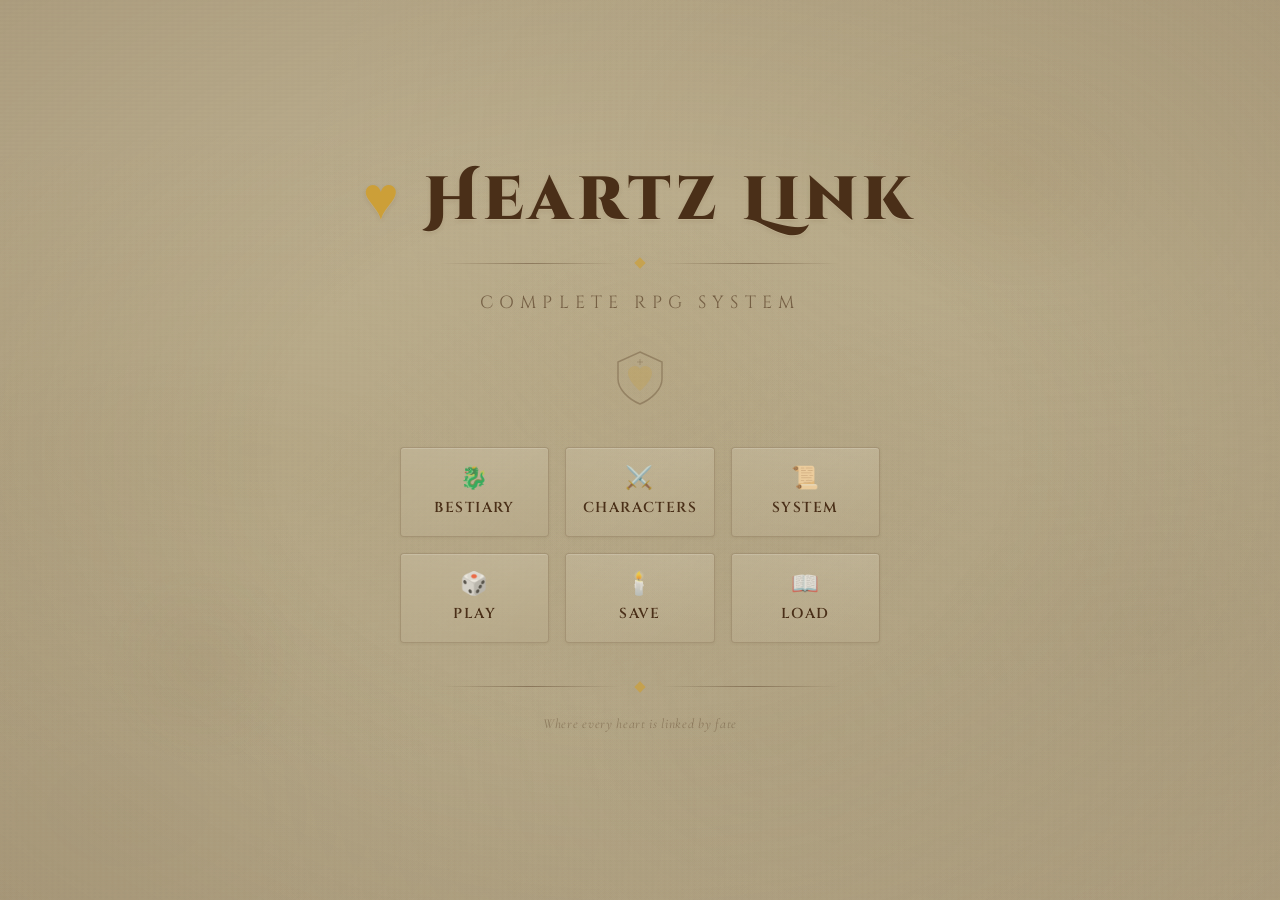
<file: home/Home.html>
<!DOCTYPE html>
<html lang="en">
<head>
    <meta charset="UTF-8">
    <meta name="viewport" content="width=device-width, initial-scale=1.0">
    <title>Heartz Link - Complete RPG System</title>
    <link rel="stylesheet" href="Home.css">
    <link href="https://fonts.googleapis.com/css2?family=Cinzel:wght@400;600;700;900&family=Cinzel+Decorative:wght@400;700;900&family=Cormorant+Garamond:ital,wght@0,400;0,500;0,600;1,400&display=swap" rel="stylesheet">
</head>
<body>

    <!-- Texture layers -->
    <div class="texture-overlay"></div>
    <div class="stain stain-1"></div>
    <div class="stain stain-2"></div>
    <div class="stain stain-3"></div>

    <div class="container">

        <!-- Title Section -->
        <div class="title-section">
            <h1 class="main-title">
                <span class="title-heart">&#9829;</span> Heartz Link
            </h1>
            <div class="divider">
                <span class="divider-line"></span>
                <span class="divider-diamond"></span>
                <span class="divider-line"></span>
            </div>
            <p class="subtitle">Complete RPG System</p>
        </div>

        <!-- Emblem -->
        <div class="emblem">
            <svg viewBox="0 0 60 60" fill="none" xmlns="http://www.w3.org/2000/svg">
                <path d="M30 5 L52 15 L52 32 C52 42 42 52 30 57 C18 52 8 42 8 32 L8 15 Z"
                      stroke="#4a2f18" stroke-width="1.5" fill="none" opacity="0.6"/>
                <path d="M30 44 C30 44 18 34 18 26 C18 22 21 19 25 19 C27.5 19 29.5 20.5 30 22 C30.5 20.5 32.5 19 35 19 C39 19 42 22 42 26 C42 34 30 44 30 44Z"
                      fill="#cc9f38" opacity="0.5"/>
                <line x1="30" y1="12" x2="30" y2="18" stroke="#4a2f18" stroke-width="1" opacity="0.4"/>
                <line x1="27" y1="15" x2="33" y2="15" stroke="#4a2f18" stroke-width="1" opacity="0.4"/>
            </svg>
        </div>

        <!-- Navigation -->
        <nav class="nav-grid">
            <button class="nav-btn" data-page="bestiary" aria-label="Bestiary">
                <span class="btn-icon">&#x1F409;</span>
                <span class="btn-label">Bestiary</span>
            </button>
            <button class="nav-btn" data-page="characters" aria-label="Characters">
                <span class="btn-icon">&#x2694;&#xFE0F;</span>
                <span class="btn-label">Characters</span>
            </button>
            <button class="nav-btn" data-page="system" aria-label="System">
                <span class="btn-icon">&#x1F4DC;</span>
                <span class="btn-label">System</span>
            </button>
            <button class="nav-btn" data-page="play" aria-label="Play">
                <span class="btn-icon">&#x1F3B2;</span>
                <span class="btn-label">Play</span>
            </button>
            <button class="nav-btn" data-page="save" aria-label="Save">
                <span class="btn-icon">&#x1F56F;&#xFE0F;</span>
                <span class="btn-label">Save</span>
            </button>
            <button class="nav-btn" data-page="load" aria-label="Load">
                <span class="btn-icon">&#x1F4D6;</span>
                <span class="btn-label">Load</span>
            </button>
        </nav>

        <!-- Footer -->
        <div class="divider divider-bottom">
            <span class="divider-line"></span>
            <span class="divider-diamond"></span>
            <span class="divider-line"></span>
        </div>
        <p class="footer-note">Where every heart is linked by fate</p>

    </div>

    <script src="Home.js"></script>
</body>
</html>
</file>
<file: Home.css>
/* =============================================
   HEARTZ LINK - Homepage Styles
   ============================================= */

/* --- Reset & Base --- */
* {
    margin: 0;
    padding: 0;
    box-sizing: border-box;
}

body {
    min-height: 100vh;
    display: flex;
    align-items: center;
    justify-content: center;
    background-color: #beb191;
    font-family: 'Cormorant Garamond', serif;
    overflow: hidden;
}

/* --- Parchment Texture Overlays --- */
body::before {
    content: '';
    position: fixed;
    top: 0;
    left: 0;
    width: 100%;
    height: 100%;
    pointer-events: none;
    z-index: 0;
    background:
        radial-gradient(ellipse at 20% 50%, rgba(139, 119, 80, 0.15) 0%, transparent 50%),
        radial-gradient(ellipse at 80% 20%, rgba(139, 119, 80, 0.12) 0%, transparent 50%),
        radial-gradient(ellipse at 60% 80%, rgba(100, 80, 50, 0.10) 0%, transparent 50%),
        radial-gradient(ellipse at 10% 90%, rgba(80, 60, 30, 0.08)  0%, transparent 40%),
        radial-gradient(ellipse at 90% 70%, rgba(80, 60, 30, 0.08)  0%, transparent 40%);
}

body::after {
    content: '';
    position: fixed;
    top: 0;
    left: 0;
    width: 100%;
    height: 100%;
    pointer-events: none;
    z-index: 0;
    background: radial-gradient(ellipse at center, transparent 40%, rgba(74, 47, 24, 0.15) 100%);
}

.texture-overlay {
    position: fixed;
    top: 0;
    left: 0;
    width: 100%;
    height: 100%;
    pointer-events: none;
    z-index: 0;
    opacity: 0.4;
    background-image:
        repeating-linear-gradient(
            0deg,
            transparent,
            transparent 2px,
            rgba(74, 47, 24, 0.02) 2px,
            rgba(74, 47, 24, 0.02) 4px
        ),
        repeating-linear-gradient(
            90deg,
            transparent,
            transparent 3px,
            rgba(74, 47, 24, 0.015) 3px,
            rgba(74, 47, 24, 0.015) 6px
        );
}

/* --- Stain Spots --- */
.stain {
    position: fixed;
    border-radius: 50%;
    pointer-events: none;
    z-index: 0;
}

.stain-1 {
    width: 300px;
    height: 250px;
    top: 5%;
    right: 10%;
    background: radial-gradient(ellipse, rgba(160, 130, 80, 0.08) 0%, transparent 70%);
    transform: rotate(15deg);
}

.stain-2 {
    width: 200px;
    height: 200px;
    bottom: 15%;
    left: 8%;
    background: radial-gradient(ellipse, rgba(120, 95, 55, 0.06) 0%, transparent 70%);
    transform: rotate(-25deg);
}

.stain-3 {
    width: 400px;
    height: 350px;
    top: 40%;
    left: 50%;
    transform: translate(-50%, -50%) rotate(10deg);
    background: radial-gradient(ellipse, rgba(180, 155, 100, 0.05) 0%, transparent 60%);
}

/* --- Main Container --- */
.container {
    position: relative;
    z-index: 1;
    text-align: center;
    padding: 3rem 2rem;
    max-width: 680px;
    width: 100%;
    opacity: 0;
    animation: fadeInPage 1s ease-out 0.2s forwards;
}

/* --- Divider --- */
.divider {
    display: flex;
    align-items: center;
    justify-content: center;
    gap: 1rem;
    margin: 1.5rem auto;
    max-width: 400px;
}

.divider-bottom {
    margin-top: 2.5rem;
}

.divider-line {
    flex: 1;
    height: 1px;
    background: linear-gradient(90deg, transparent, #4a2f18, transparent);
    opacity: 0.4;
}

.divider-diamond {
    width: 8px;
    height: 8px;
    background-color: #cc9f38;
    transform: rotate(45deg);
    flex-shrink: 0;
    opacity: 0.7;
}

/* --- Title Section --- */
.title-section {
    margin-bottom: 1rem;
}

.main-title {
    font-family: 'Cinzel Decorative', 'Cinzel', serif;
    font-size: 3.8rem;
    font-weight: 900;
    color: #4a2f18;
    letter-spacing: 0.08em;
    line-height: 1.1;
    text-shadow:
        0 1px 0 rgba(190, 177, 145, 0.8),
        0 2px 4px rgba(74, 47, 24, 0.1);
    margin-bottom: 0.3rem;
}

.title-heart {
    color: #cc9f38;
    display: inline-block;
    position: relative;
}

.subtitle {
    font-family: 'Cinzel', serif;
    font-size: 1.1rem;
    font-weight: 400;
    color: #4a2f18;
    opacity: 0.6;
    letter-spacing: 0.35em;
    text-transform: uppercase;
    margin-top: 0.5rem;
}

/* --- Emblem --- */
.emblem {
    margin: 2rem auto 2.5rem;
    position: relative;
    width: 60px;
    height: 60px;
}

.emblem svg {
    width: 60px;
    height: 60px;
    opacity: 0.5;
    animation: flicker 4s ease-in-out infinite;
}

/* --- Navigation Grid --- */
.nav-grid {
    display: grid;
    grid-template-columns: repeat(3, 1fr);
    gap: 1rem;
    max-width: 480px;
    margin: 0 auto;
}

/* --- Navigation Buttons --- */
.nav-btn {
    position: relative;
    display: flex;
    flex-direction: column;
    align-items: center;
    justify-content: center;
    gap: 0.5rem;
    padding: 1.2rem 1rem;
    background: linear-gradient(
        135deg,
        rgba(190, 177, 145, 0.6) 0%,
        rgba(200, 188, 158, 0.4) 50%,
        rgba(190, 177, 145, 0.6) 100%
    );
    border: 1.5px solid rgba(74, 47, 24, 0.2);
    border-radius: 4px;
    cursor: pointer;
    transition: all 0.2s ease;
    font-family: 'Cinzel', serif;
    font-size: 0.9rem;
    font-weight: 600;
    color: #4a2f18;
    letter-spacing: 0.1em;
    text-transform: uppercase;
    text-decoration: none;
    box-shadow:
        0 1px 3px rgba(74, 47, 24, 0.08),
        inset 0 1px 0 rgba(255, 255, 255, 0.15);
    opacity: 0;
    transform: translateY(15px);
    animation: fadeInButton 0.5s ease-out forwards;
}

.nav-btn:nth-child(1) { animation-delay: 0.4s; }
.nav-btn:nth-child(2) { animation-delay: 0.5s; }
.nav-btn:nth-child(3) { animation-delay: 0.6s; }
.nav-btn:nth-child(4) { animation-delay: 0.7s; }
.nav-btn:nth-child(5) { animation-delay: 0.8s; }
.nav-btn:nth-child(6) { animation-delay: 0.9s; }

.nav-btn::before {
    content: '';
    position: absolute;
    top: 0;
    left: 0;
    right: 0;
    bottom: 0;
    border-radius: 3px;
    background: linear-gradient(
        180deg,
        rgba(255, 255, 255, 0.06) 0%,
        transparent 50%,
        rgba(74, 47, 24, 0.03) 100%
    );
    pointer-events: none;
}

.nav-btn:hover {
    border-color: rgba(204, 159, 56, 0.6);
    background: linear-gradient(
        135deg,
        rgba(204, 159, 56, 0.15) 0%,
        rgba(204, 159, 56, 0.08) 50%,
        rgba(204, 159, 56, 0.15) 100%
    );
    box-shadow:
        0 2px 8px rgba(74, 47, 24, 0.12),
        inset 0 1px 0 rgba(255, 255, 255, 0.2);
    transform: translateY(-1px);
}

.nav-btn:active {
    transform: translateY(0px);
    box-shadow:
        0 1px 2px rgba(74, 47, 24, 0.1),
        inset 0 1px 3px rgba(74, 47, 24, 0.1);
}

.nav-btn:hover .btn-icon {
    color: #cc9f38;
    transform: scale(1.1);
}

.nav-btn:focus-visible {
    outline: 2px solid #cc9f38;
    outline-offset: 2px;
}

.btn-icon {
    font-size: 1.4rem;
    color: #4a2f18;
    opacity: 0.7;
    transition: all 0.3s ease;
    line-height: 1;
}

.btn-label {
    position: relative;
    z-index: 1;
}

/* --- Footer --- */
.footer-note {
    margin-top: 0;
    font-family: 'Cormorant Garamond', serif;
    font-size: 0.85rem;
    font-style: italic;
    color: #4a2f18;
    opacity: 0.35;
    letter-spacing: 0.05em;
}

/* --- Animations --- */
@keyframes fadeInPage {
    from {
        opacity: 0;
        transform: translateY(10px);
    }
    to {
        opacity: 1;
        transform: translateY(0);
    }
}

@keyframes fadeInButton {
    from {
        opacity: 0;
        transform: translateY(15px);
    }
    to {
        opacity: 1;
        transform: translateY(0);
    }
}

@keyframes flicker {
    0%, 100% { opacity: 0.5; }
    50%      { opacity: 0.45; }
}

/* --- Responsive --- */
@media (max-width: 600px) {
    .main-title {
        font-size: 2.6rem;
    }

    .subtitle {
        font-size: 0.9rem;
        letter-spacing: 0.25em;
    }

    .nav-grid {
        grid-template-columns: repeat(2, 1fr);
        gap: 0.8rem;
    }

    .container {
        padding: 2rem 1.5rem;
    }
}

@media (max-width: 380px) {
    .main-title {
        font-size: 2.2rem;
    }

    .nav-grid {
        grid-template-columns: repeat(2, 1fr);
        gap: 0.6rem;
    }

    .nav-btn {
        padding: 1rem 0.8rem;
        font-size: 0.8rem;
    }
}
</file>
<file: bestiary/Bestiary.css>
/* =============================================
   HEARTZ LINK - Bestiary Hub Styles
   ============================================= */

* { margin: 0; padding: 0; box-sizing: border-box; }

body {
    min-height: 100vh;
    display: flex;
    align-items: center;
    justify-content: center;
    background-color: #beb191;
    font-family: 'Cormorant Garamond', serif;
    overflow: hidden;
}

body::before {
    content: '';
    position: fixed;
    top: 0; left: 0;
    width: 100%; height: 100%;
    pointer-events: none; z-index: 0;
    background:
        radial-gradient(ellipse at 20% 50%, rgba(139,119,80,0.15) 0%, transparent 50%),
        radial-gradient(ellipse at 80% 20%, rgba(139,119,80,0.12) 0%, transparent 50%),
        radial-gradient(ellipse at 60% 80%, rgba(100,80,50,0.10) 0%, transparent 50%),
        radial-gradient(ellipse at 10% 90%, rgba(80,60,30,0.08) 0%, transparent 40%),
        radial-gradient(ellipse at 90% 70%, rgba(80,60,30,0.08) 0%, transparent 40%);
}

body::after {
    content: '';
    position: fixed;
    top: 0; left: 0;
    width: 100%; height: 100%;
    pointer-events: none; z-index: 0;
    background: radial-gradient(ellipse at center, transparent 40%, rgba(74,47,24,0.15) 100%);
}

.texture-overlay {
    position: fixed;
    top: 0; left: 0;
    width: 100%; height: 100%;
    pointer-events: none; z-index: 0; opacity: 0.4;
    background-image:
        repeating-linear-gradient(0deg, transparent, transparent 2px, rgba(74,47,24,0.02) 2px, rgba(74,47,24,0.02) 4px),
        repeating-linear-gradient(90deg, transparent, transparent 3px, rgba(74,47,24,0.015) 3px, rgba(74,47,24,0.015) 6px);
}

.stain { position: fixed; border-radius: 50%; pointer-events: none; z-index: 0; }
.stain-1 { width: 300px; height: 250px; top: 5%; right: 10%; background: radial-gradient(ellipse, rgba(160,130,80,0.08) 0%, transparent 70%); transform: rotate(15deg); }
.stain-2 { width: 200px; height: 200px; bottom: 15%; left: 8%; background: radial-gradient(ellipse, rgba(120,95,55,0.06) 0%, transparent 70%); transform: rotate(-25deg); }
.stain-3 { width: 400px; height: 350px; top: 40%; left: 50%; transform: translate(-50%,-50%) rotate(10deg); background: radial-gradient(ellipse, rgba(180,155,100,0.05) 0%, transparent 60%); }

.container {
    position: relative; z-index: 1;
    text-align: center;
    padding: 3rem 2rem;
    max-width: 620px; width: 100%;
    opacity: 0;
    animation: fadeInPage 0.8s ease-out 0.1s forwards;
}

.back-btn {
    position: absolute; top: 1rem; left: 0;
    display: flex; align-items: center; gap: 0.4rem;
    padding: 0.45rem 0.9rem;
    background: transparent;
    border: 1px solid rgba(74,47,24,0.2);
    border-radius: 4px; cursor: pointer;
    font-family: 'Cinzel', serif;
    font-size: 0.78rem; font-weight: 600;
    color: #4a2f18;
    letter-spacing: 0.1em; text-transform: uppercase;
    transition: all 0.3s ease; opacity: 0.7;
}
.back-btn:hover { opacity: 1; border-color: rgba(204,159,56,0.5); background: rgba(204,159,56,0.08); }
.back-btn:focus-visible { outline: 2px solid #cc9f38; outline-offset: 2px; }
.back-icon { font-size: 1rem; line-height: 1; }

.divider { display: flex; align-items: center; justify-content: center; gap: 1rem; margin: 1.2rem auto; max-width: 400px; }
.divider-bottom { margin-top: 2.5rem; margin-bottom: 0; }
.divider-line { flex: 1; height: 1px; background: linear-gradient(90deg, transparent, #4a2f18, transparent); opacity: 0.4; }
.divider-diamond { width: 7px; height: 7px; background-color: #cc9f38; transform: rotate(45deg); flex-shrink: 0; opacity: 0.7; }

.title-emblem { margin: 0 auto 1.2rem; width: 80px; height: 80px; }
.title-emblem svg { width: 80px; height: 80px; animation: slowPulse 5s ease-in-out infinite; }

.title-section { margin-bottom: 2.2rem; }
.main-title { font-family: 'Cinzel Decorative','Cinzel',serif; font-size: 3.2rem; font-weight: 900; color: #4a2f18; letter-spacing: 0.1em; line-height: 1.1; text-shadow: 0 1px 0 rgba(190,177,145,0.8), 0 2px 4px rgba(74,47,24,0.1); }
.subtitle { font-family: 'Cinzel',serif; font-size: 0.85rem; font-weight: 400; color: #4a2f18; opacity: 0.55; letter-spacing: 0.3em; text-transform: uppercase; }

.nav-list { display: flex; flex-direction: column; gap: 0.85rem; max-width: 520px; margin: 0 auto; }

.nav-btn {
    position: relative; display: flex; align-items: center; gap: 1.1rem;
    padding: 1.1rem 1.4rem;
    background: linear-gradient(135deg, rgba(190,177,145,0.55) 0%, rgba(205,193,163,0.38) 50%, rgba(190,177,145,0.55) 100%);
    border: 1.5px solid rgba(74,47,24,0.18);
    border-radius: 5px; cursor: pointer; text-align: left;
    transition: all 0.3s ease;
    box-shadow: 0 1px 4px rgba(74,47,24,0.07), inset 0 1px 0 rgba(255,255,255,0.14);
    opacity: 0; transform: translateX(-12px);
    animation: fadeInLeft 0.5s ease-out forwards;
}
.nav-btn:nth-child(1) { animation-delay: 0.45s; }
.nav-btn:nth-child(2) { animation-delay: 0.58s; }
.nav-btn:nth-child(3) { animation-delay: 0.71s; }

.nav-btn::before {
    content: ''; position: absolute; top: 0; left: 0; right: 0; bottom: 0;
    border-radius: 4px;
    background: linear-gradient(180deg, rgba(255,255,255,0.05) 0%, transparent 60%, rgba(74,47,24,0.02) 100%);
    pointer-events: none;
}
.nav-btn::after {
    content: ''; position: absolute; left: 0; top: 15%; bottom: 15%;
    width: 2.5px; background-color: #cc9f38;
    border-radius: 0 2px 2px 0; opacity: 0;
    transition: opacity 0.3s ease;
}
.nav-btn:hover { border-color: rgba(204,159,56,0.5); background: linear-gradient(135deg, rgba(204,159,56,0.13) 0%, rgba(204,159,56,0.06) 50%, rgba(204,159,56,0.13) 100%); box-shadow: 0 3px 10px rgba(74,47,24,0.1), inset 0 1px 0 rgba(255,255,255,0.18); transform: translateX(3px); }
.nav-btn:hover::after { opacity: 1; }
.nav-btn:hover .nav-btn-icon { transform: scale(1.15); }
.nav-btn:hover .nav-btn-arrow { opacity: 1; transform: translateX(3px); }
.nav-btn:active { transform: translateX(1px); }
.nav-btn:focus-visible { outline: 2px solid #cc9f38; outline-offset: 2px; }

.nav-btn-icon { font-size: 1.6rem; flex-shrink: 0; transition: transform 0.3s ease; line-height: 1; width: 2rem; text-align: center; }
.nav-btn-content { display: flex; flex-direction: column; gap: 0.2rem; flex: 1; }
.nav-btn-title { font-family: 'Cinzel',serif; font-size: 1rem; font-weight: 700; color: #4a2f18; letter-spacing: 0.08em; text-transform: uppercase; }
.nav-btn-desc { font-family: 'Cormorant Garamond',serif; font-size: 0.88rem; font-style: italic; color: #4a2f18; opacity: 0.55; }
.nav-btn-arrow { font-size: 1.4rem; color: #cc9f38; opacity: 0.4; transition: all 0.3s ease; flex-shrink: 0; line-height: 1; }

.footer-note { margin-top: 1.2rem; font-family: 'Cormorant Garamond',serif; font-size: 0.88rem; font-style: italic; color: #4a2f18; opacity: 0.35; }

@keyframes fadeInPage { from { opacity: 0; transform: translateY(8px); } to { opacity: 1; transform: translateY(0); } }
@keyframes fadeInLeft { from { opacity: 0; transform: translateX(-12px); } to { opacity: 1; transform: translateX(0); } }
@keyframes slowPulse { 0%, 100% { opacity: 0.55; transform: scale(1); } 50% { opacity: 0.45; transform: scale(0.97); } }

@media (max-width: 600px) {
    .main-title { font-size: 2.4rem; }
    .container { padding: 2.5rem 1.5rem; }
    .nav-btn { padding: 1rem 1.1rem; gap: 0.9rem; }
    .nav-btn-title { font-size: 0.9rem; }
    .nav-btn-desc { font-size: 0.8rem; }
}
@media (max-width: 380px) {
    .main-title { font-size: 2rem; }
    .nav-btn-desc { display: none; }
    .nav-btn { padding: 0.9rem 1rem; }
}
</file>
<file: bestiary/MonsterBook.css>
/* =============================================
   HEARTZ LINK – Monster Book
   Updated: edit button styles added
   ============================================= */

* { margin:0; padding:0; box-sizing:border-box; }

body {
    min-height:100vh; display:flex; flex-direction:column;
    background-color:#beb191; font-family:'Cormorant Garamond',serif;
    overflow-x:hidden;
}
body::before {
    content:''; position:fixed; inset:0; pointer-events:none; z-index:0;
    background:
        radial-gradient(ellipse at 20% 50%, rgba(139,119,80,.15) 0%, transparent 50%),
        radial-gradient(ellipse at 80% 20%, rgba(139,119,80,.12) 0%, transparent 50%),
        radial-gradient(ellipse at 60% 80%, rgba(100,80,50,.10)  0%, transparent 50%);
}
body::after {
    content:''; position:fixed; inset:0; pointer-events:none; z-index:0;
    background:radial-gradient(ellipse at center, transparent 40%, rgba(74,47,24,.15) 100%);
}
.texture-overlay {
    position:fixed; inset:0; pointer-events:none; z-index:0; opacity:.4;
    background-image:
        repeating-linear-gradient(0deg,  transparent, transparent 2px, rgba(74,47,24,.02)  2px, rgba(74,47,24,.02)  4px),
        repeating-linear-gradient(90deg, transparent, transparent 3px, rgba(74,47,24,.015) 3px, rgba(74,47,24,.015) 6px);
}
.stain { position:fixed; border-radius:50%; pointer-events:none; z-index:0; }
.stain-1 { width:350px; height:300px; top:10%;    right:5%; background:radial-gradient(ellipse,rgba(160,130,80,.06) 0%,transparent 70%); }
.stain-2 { width:250px; height:250px; bottom:10%; left:5%;  background:radial-gradient(ellipse,rgba(120,95,55,.05)  0%,transparent 70%); }

/* ── Top bar ─────────────────────────────────── */
.top-bar {
    position:relative; z-index:10;
    display:flex; align-items:center; justify-content:space-between;
    padding:1rem 2rem;
    border-bottom:1px solid rgba(74,47,24,.1);
}
.top-title {
    font-family:'Cinzel',serif; font-size:1.2rem; font-weight:700;
    color:#4a2f18; letter-spacing:.15em; text-transform:uppercase; opacity:.8;
}
.top-spacer { width:100px; }

.back-btn {
    display:flex; align-items:center; gap:.4rem;
    padding:.4rem .8rem; background:transparent;
    border:1px solid rgba(74,47,24,.2); border-radius:4px;
    cursor:pointer; font-family:'Cinzel',serif;
    font-size:.75rem; font-weight:600; color:#4a2f18;
    letter-spacing:.1em; text-transform:uppercase;
    transition:all .3s; opacity:.7;
}
.back-btn:hover { opacity:1; border-color:rgba(204,159,56,.5); background:rgba(204,159,56,.08); }
.back-icon { font-size:.95rem; line-height:1; }

/* ── Book wrapper ───────────────────────────── */
.book-wrapper {
    position:relative; z-index:1; flex:1;
    display:flex; flex-direction:column; align-items:center; justify-content:center;
    padding:2rem;
}

/* ── Empty state ────────────────────────────── */
.empty-state { text-align:center; padding:3rem 2rem; animation:fadeInPage .6s ease-out; }
.empty-icon  { font-size:3.5rem; margin-bottom:1rem; opacity:.5; }
.empty-title { font-family:'Cinzel',serif; font-size:1.4rem; font-weight:700; color:#4a2f18; letter-spacing:.1em; margin-bottom:.5rem; }
.empty-desc  { font-size:1rem; color:#4a2f18; opacity:.55; font-style:italic; margin-bottom:1.5rem; }

.action-btn {
    display:inline-flex; align-items:center; gap:.5rem;
    padding:.7rem 1.5rem;
    background:linear-gradient(135deg,rgba(204,159,56,.2),rgba(204,159,56,.1));
    border:1.5px solid rgba(204,159,56,.5); border-radius:4px;
    cursor:pointer; font-family:'Cinzel',serif; font-size:.85rem;
    font-weight:600; color:#4a2f18; letter-spacing:.08em; text-transform:uppercase;
    transition:all .3s;
}
.action-btn:hover {
    background:linear-gradient(135deg,rgba(204,159,56,.3),rgba(204,159,56,.15));
    border-color:#cc9f38; transform:translateY(-1px);
    box-shadow:0 3px 8px rgba(74,47,24,.12);
}

/* ── Book ───────────────────────────────────── */
.book {
    display:flex; position:relative; width:100%; max-width:900px;
    min-height:520px; animation:fadeInPage .6s ease-out;
}
.book-spine {
    position:absolute; left:50%; top:0; bottom:0; width:8px;
    transform:translateX(-50%);
    background:linear-gradient(180deg,rgba(74,47,24,.15) 0%,rgba(74,47,24,.25) 20%,rgba(74,47,24,.25) 80%,rgba(74,47,24,.15) 100%);
    border-radius:4px; z-index:2;
    box-shadow:-2px 0 6px rgba(74,47,24,.08),2px 0 6px rgba(74,47,24,.08);
}
.book-page {
    flex:1; position:relative; padding:2.5rem 2rem 2rem;
    background:linear-gradient(135deg,rgba(210,200,175,.5) 0%,rgba(200,190,165,.3) 100%);
    border:1px solid rgba(74,47,24,.12); min-height:520px;
}
.book-page-left  { border-radius:8px 0 0 8px; border-right:none; box-shadow:-3px 2px 10px rgba(74,47,24,.08),inset 3px 0 8px rgba(74,47,24,.04); }
.book-page-right { border-radius:0 8px 8px 0; border-left:none;  box-shadow:3px 2px 10px rgba(74,47,24,.08),inset -3px 0 8px rgba(74,47,24,.04); }

.page-number { position:absolute; bottom:1rem; font-family:'Cinzel',serif; font-size:.75rem; color:#4a2f18; opacity:.4; letter-spacing:.1em; }
.page-number-left  { left:1.5rem; }
.page-number-right { right:1.5rem; }

.page-content { display:flex; flex-direction:column; gap:.6rem; }

/* ── Monster entry ──────────────────────────── */
.monster-entry {
    display:flex; align-items:center; gap:.9rem;
    padding:.65rem .8rem;
    border-bottom:1px solid rgba(74,47,24,.08);
    cursor:pointer; transition:all .2s; border-radius:3px;
}
.monster-entry:last-child { border-bottom:none; }
.monster-entry:hover {
    background:rgba(204,159,56,.08);
    border-color:rgba(204,159,56,.2);
}

.entry-thumb {
    width:42px; height:42px; border-radius:50%;
    background:rgba(74,47,24,.08);
    border:1.5px solid rgba(74,47,24,.15);
    display:flex; align-items:center; justify-content:center;
    overflow:hidden; flex-shrink:0;
    font-size:.7rem; color:#4a2f18;
}
.entry-thumb img { width:100%; height:100%; object-fit:cover; }

.entry-info   { flex:1; text-align:left; min-width:0; }
.entry-name   { font-family:'Cinzel',serif; font-size:.88rem; font-weight:700; color:#4a2f18; letter-spacing:.05em; white-space:nowrap; overflow:hidden; text-overflow:ellipsis; }
.entry-region { font-family:'Cormorant Garamond',serif; font-size:.76rem; color:#4a2f18; opacity:.5; font-style:italic; white-space:nowrap; overflow:hidden; text-overflow:ellipsis; }

/* ── Edit button (NEW) ──────────────────────── */
.entry-edit-btn {
    flex-shrink:0;
    width:28px; height:28px;
    background:transparent;
    border:1px solid rgba(74,47,24,.12); border-radius:4px;
    cursor:pointer; font-size:.85rem; color:#4a2f18;
    display:flex; align-items:center; justify-content:center;
    opacity:0; transition:opacity .2s, background .2s, border-color .2s;
}
.monster-entry:hover .entry-edit-btn { opacity:.6; }
.entry-edit-btn:hover {
    opacity:1 !important;
    background:rgba(204,159,56,.12);
    border-color:rgba(204,159,56,.4);
}

.entry-arrow {
    color:#cc9f38; opacity:.3; font-size:1rem;
    transition:opacity .2s; flex-shrink:0;
}
.monster-entry:hover .entry-arrow { opacity:.8; }

/* ── Page turn buttons ──────────────────────── */
.page-turn {
    position:absolute; top:50%; transform:translateY(-50%);
    width:40px; height:40px;
    background:rgba(190,177,145,.7);
    border:1.5px solid rgba(74,47,24,.2); border-radius:50%;
    cursor:pointer; display:flex; align-items:center; justify-content:center;
    font-size:1rem; color:#4a2f18; transition:all .3s; z-index:5; opacity:.7;
}
.page-turn:hover { opacity:1; background:rgba(204,159,56,.15); border-color:rgba(204,159,56,.5); }
.page-turn:disabled { opacity:.25; cursor:not-allowed; }
.page-turn-prev { left:-22px; }
.page-turn-next { right:-22px; }

/* ── Page indicator ─────────────────────────── */
.page-indicator {
    margin-top:1.2rem; font-family:'Cinzel',serif;
    font-size:.8rem; color:#4a2f18; opacity:.5; letter-spacing:.1em;
}

/* ── Detail Modal ───────────────────────────── */
.modal-overlay {
    position:fixed; inset:0;
    background:rgba(30,20,10,.6);
    backdrop-filter:blur(3px);
    z-index:100; display:none;
    align-items:center; justify-content:center;
    padding:1.5rem;
}
.modal-overlay.active { display:flex; animation:fadeIn .25s ease-out; }

.modal-content {
    position:relative;
    background:linear-gradient(135deg,#d2c8af 0%,#c8bea5 50%,#d2c8af 100%);
    border:1.5px solid rgba(74,47,24,.2); border-radius:8px;
    max-width:560px; width:100%; max-height:85vh;
    box-shadow:0 8px 30px rgba(74,47,24,.25); overflow:hidden;
}
.modal-scroll {
    overflow-y:auto; max-height:85vh; padding:2rem; padding-top:2.5rem;
}
.modal-scroll::-webkit-scrollbar { width:6px; }
.modal-scroll::-webkit-scrollbar-thumb { background:rgba(74,47,24,.2); border-radius:3px; }

.modal-header-actions {
    position:absolute; top:.8rem; right:.8rem;
    display:flex; gap:.4rem; z-index:5;
}
.modal-close, .modal-edit-btn {
    width:32px; height:32px;
    background:rgba(74,47,24,.08);
    border:1px solid rgba(74,47,24,.15); border-radius:50%;
    cursor:pointer; font-size:.85rem; color:#4a2f18;
    display:flex; align-items:center; justify-content:center;
    transition:all .2s;
}
.modal-close:hover     { background:rgba(204,159,56,.15); border-color:rgba(204,159,56,.4); }
.modal-edit-btn        { font-size:.9rem; }
.modal-edit-btn:hover  { background:rgba(204,159,56,.15); border-color:rgba(204,159,56,.4); }

.modal-image-wrapper {
    width:100%; height:200px; background:rgba(74,47,24,.06);
    border-radius:6px; overflow:hidden;
    display:flex; align-items:center; justify-content:center;
    margin-bottom:1.2rem; border:1px solid rgba(74,47,24,.1);
}
.modal-image-wrapper img { width:100%; height:100%; object-fit:cover; }
.modal-image-placeholder { font-family:'Cinzel',serif; font-size:.85rem; color:#4a2f18; opacity:.3; }

.modal-name  { font-family:'Cinzel Decorative','Cinzel',serif; font-size:1.8rem; font-weight:900; color:#4a2f18; letter-spacing:.08em; text-align:center; }
.modal-alias { text-align:center; font-family:'Cormorant Garamond',serif; font-size:.95rem; font-style:italic; color:#cc9f38; opacity:.7; margin-top:.2rem; }

.modal-divider { width:80px; height:1px; margin:1rem auto; background:linear-gradient(90deg,transparent,#4a2f18,transparent); opacity:.3; }

.modal-section { margin-bottom:1.2rem; }
.modal-section h3 { font-family:'Cinzel',serif; font-size:.8rem; font-weight:700; color:#cc9f38; letter-spacing:.15em; text-transform:uppercase; margin-bottom:.4rem; opacity:.8; }
.modal-section p  { font-size:.95rem; color:#4a2f18; line-height:1.6; opacity:.75; }

.stats-grid { display:grid; grid-template-columns:repeat(3,1fr); gap:.5rem; }
.stat-item  { text-align:center; padding:.5rem .3rem; background:rgba(74,47,24,.04); border:1px solid rgba(74,47,24,.08); border-radius:4px; }
.stat-label { font-family:'Cinzel',serif; font-size:.6rem; color:#4a2f18; opacity:.6; text-transform:uppercase; letter-spacing:.08em; }
.stat-value { font-family:'Cinzel',serif; font-size:1.1rem; font-weight:700; color:#4a2f18; margin-top:.15rem; }

.elements-grid { display:flex; flex-wrap:wrap; gap:.4rem; }
.element-tag {
    padding:.25rem .6rem;
    background:rgba(204,159,56,.1); border:1px solid rgba(204,159,56,.25); border-radius:3px;
    font-family:'Cinzel',serif; font-size:.65rem; color:#4a2f18;
    letter-spacing:.06em; text-transform:uppercase;
}

.loot-list { display:flex; flex-direction:column; gap:.4rem; }
.loot-item { display:flex; justify-content:space-between; align-items:center; padding:.4rem .6rem; background:rgba(74,47,24,.04); border-radius:3px; font-size:.85rem; color:#4a2f18; }
.loot-name   { font-weight:600; }
.loot-rarity { font-family:'Cinzel',serif; font-size:.65rem; color:#cc9f38; letter-spacing:.06em; text-transform:uppercase; }

/* ── Animations ─────────────────────────────── */
@keyframes fadeInPage { from{opacity:0;transform:translateY(8px)} to{opacity:1;transform:translateY(0)} }
@keyframes fadeIn     { from{opacity:0}                          to{opacity:1}                          }

/* ── Responsive ─────────────────────────────── */
@media (max-width:768px) {
    .book { flex-direction:column; min-height:auto; }
    .book-spine { display:none; }
    .book-page { border-radius:6px; min-height:350px; border:1px solid rgba(74,47,24,.12); }
    .book-page-left { border-right:1px solid rgba(74,47,24,.12); margin-bottom:.8rem; box-shadow:0 2px 8px rgba(74,47,24,.08); }
    .book-page-right { box-shadow:0 2px 8px rgba(74,47,24,.08); }
    .page-turn-prev { left:.5rem; }
    .page-turn-next { right:.5rem; }
    .book-wrapper { padding:1rem; }
    .top-bar { padding:.8rem 1rem; }
    .stats-grid { grid-template-columns:repeat(2,1fr); }
    .entry-edit-btn { opacity:.5; }   /* always slightly visible on touch */
}
@media (max-width:480px) {
    .book-page { padding:1.5rem 1rem; }
    .modal-content { max-height:90vh; }
    .modal-scroll { padding:1.5rem; }
    .modal-name { font-size:1.4rem; }
}
</file>
<file: characters/characters.css>
/* =============================================
   HEARTZ LINK — Characters System
   Full CSS with Element System
   ============================================= */

*,
*::before,
*::after {
    margin: 0;
    padding: 0;
    box-sizing: border-box
}

body {
    min-height: 100vh;
    display: flex;
    align-items: center;
    justify-content: center;
    background-color: #beb191;
    font-family: 'Cormorant Garamond', serif;
    overflow: hidden
}

body.body-scroll {
    overflow-y: auto;
    overflow-x: hidden;
    align-items: flex-start
}

body::before {
    content: '';
    position: fixed;
    inset: 0;
    pointer-events: none;
    z-index: 0;
    background: radial-gradient(ellipse at 20% 50%, rgba(139, 119, 80, .15) 0%, transparent 50%), radial-gradient(ellipse at 80% 20%, rgba(139, 119, 80, .12) 0%, transparent 50%), radial-gradient(ellipse at 60% 80%, rgba(100, 80, 50, .10) 0%, transparent 50%), radial-gradient(ellipse at 10% 90%, rgba(80, 60, 30, .08) 0%, transparent 40%), radial-gradient(ellipse at 90% 70%, rgba(80, 60, 30, .08) 0%, transparent 40%)
}

body::after {
    content: '';
    position: fixed;
    inset: 0;
    pointer-events: none;
    z-index: 0;
    background: radial-gradient(ellipse at center, transparent 40%, rgba(74, 47, 24, .15) 100%)
}

.texture-overlay {
    position: fixed;
    inset: 0;
    pointer-events: none;
    z-index: 0;
    opacity: .4;
    background-image: repeating-linear-gradient(0deg, transparent, transparent 2px, rgba(74, 47, 24, .02) 2px, rgba(74, 47, 24, .02) 4px), repeating-linear-gradient(90deg, transparent, transparent 3px, rgba(74, 47, 24, .015) 3px, rgba(74, 47, 24, .015) 6px)
}

.stain {
    position: fixed;
    border-radius: 50%;
    pointer-events: none;
    z-index: 0
}

.stain-1 {
    width: 300px;
    height: 250px;
    top: 5%;
    right: 10%;
    background: radial-gradient(ellipse, rgba(160, 130, 80, .08) 0%, transparent 70%);
    transform: rotate(15deg)
}

.stain-2 {
    width: 200px;
    height: 200px;
    bottom: 15%;
    left: 8%;
    background: radial-gradient(ellipse, rgba(120, 95, 55, .06) 0%, transparent 70%);
    transform: rotate(-25deg)
}

.stain-3 {
    width: 400px;
    height: 350px;
    top: 40%;
    left: 50%;
    background: radial-gradient(ellipse, rgba(180, 155, 100, .05) 0%, transparent 60%);
    transform: translate(-50%, -50%) rotate(10deg)
}

.container {
    position: relative;
    z-index: 1;
    text-align: center;
    padding: 3rem 2rem;
    max-width: 680px;
    width: 100%;
    opacity: 0;
    animation: fadeInPage 1s ease-out .2s forwards
}

.container-form {
    max-width: 1100px;
    padding: 2rem 2rem 3rem
}

.back-nav {
    text-align: left;
    margin-bottom: 1rem
}

.back-btn {
    display: inline-flex;
    align-items: center;
    gap: .4rem;
    background: none;
    border: none;
    cursor: pointer;
    font-family: 'Cinzel', serif;
    font-size: .85rem;
    font-weight: 600;
    color: #4a2f18;
    opacity: .6;
    letter-spacing: .08em;
    text-transform: uppercase;
    transition: all .3s ease;
    padding: .3rem 0
}

.back-btn:hover {
    opacity: 1;
    color: #4a2f18
}

.back-arrow {
    font-size: 1.1rem;
    transition: transform .3s ease
}

.back-btn:hover .back-arrow {
    transform: translateX(-3px)
}

.divider {
    display: flex;
    align-items: center;
    justify-content: center;
    gap: 1rem;
    margin: 1.5rem auto;
    max-width: 400px
}

.divider-bottom {
    margin-top: 2.5rem
}

.divider-line {
    flex: 1;
    height: 1px;
    background: linear-gradient(90deg, transparent, #4a2f18, transparent);
    opacity: .4
}

.divider-diamond {
    width: 8px;
    height: 8px;
    background-color: #4a2f18;
    transform: rotate(45deg);
    flex-shrink: 0;
    opacity: .7
}

.title-section {
    margin-bottom: 1rem
}

.main-title {
    font-family: 'Cinzel Decorative', 'Cinzel', serif;
    font-size: 3.8rem;
    font-weight: 900;
    color: #4a2f18;
    letter-spacing: .08em;
    line-height: 1.1;
    text-shadow: 0 1px 0 rgba(190, 177, 145, .8), 0 2px 4px rgba(74, 47, 24, .1);
    margin-bottom: .3rem
}

.main-title-sm {
    font-size: 2.6rem
}

.title-heart {
    color: #4a2f18;
    display: inline-block
}

.subtitle {
    font-family: 'Cinzel', serif;
    font-size: 1.1rem;
    font-weight: 400;
    color: #4a2f18;
    opacity: .6;
    letter-spacing: .35em;
    text-transform: uppercase;
    margin-top: .5rem
}

.emblem {
    margin: 2rem auto 2.5rem;
    width: 60px;
    height: 60px
}

.emblem svg {
    width: 60px;
    height: 60px;
    opacity: .5;
    animation: flicker 4s ease-in-out infinite
}

.nav-grid {
    display: grid;
    grid-template-columns: repeat(3, 1fr);
    gap: 1rem;
    max-width: 480px;
    margin: 0 auto
}

.nav-grid-2col {
    grid-template-columns: repeat(2, 1fr);
    max-width: 380px
}

.nav-btn {
    position: relative;
    display: flex;
    flex-direction: column;
    align-items: center;
    justify-content: center;
    gap: .5rem;
    padding: 1.2rem 1rem;
    background: linear-gradient(135deg, rgba(190, 177, 145, .6) 0%, rgba(200, 188, 158, .4) 50%, rgba(190, 177, 145, .6) 100%);
    border: 1.5px solid rgba(74, 47, 24, .2);
    border-radius: 4px;
    cursor: pointer;
    transition: all .3s ease;
    font-family: 'Cinzel', serif;
    font-size: .9rem;
    font-weight: 600;
    color: #4a2f18;
    letter-spacing: .1em;
    text-transform: uppercase;
    box-shadow: 0 1px 3px rgba(74, 47, 24, .08), inset 0 1px 0 rgba(255, 255, 255, .15);
    opacity: 0;
    transform: translateY(15px);
    animation: fadeInButton .5s ease-out forwards
}

.nav-btn:nth-child(1) {
    animation-delay: .4s
}

.nav-btn:nth-child(2) {
    animation-delay: .5s
}

.nav-btn:nth-child(3) {
    animation-delay: .6s
}

.nav-btn::before {
    content: '';
    position: absolute;
    inset: 0;
    border-radius: 3px;
    background: linear-gradient(180deg, rgba(255, 255, 255, .06) 0%, transparent 50%, rgba(74, 47, 24, .03) 100%);
    pointer-events: none
}

.nav-btn:hover {
    border-color: rgba(204, 159, 56, .6);
    background: linear-gradient(135deg, rgba(204, 159, 56, .15) 0%, rgba(204, 159, 56, .08) 50%, rgba(204, 159, 56, .15) 100%);
    box-shadow: 0 2px 8px rgba(74, 47, 24, .12), inset 0 1px 0 rgba(255, 255, 255, .2);
    transform: translateY(-1px)
}

.nav-btn:active {
    transform: translateY(0)
}

.nav-btn:hover .btn-icon {
    color: #4a2f18;
    transform: scale(1.1)
}

.nav-btn:focus-visible {
    outline: 2px solid #4a2f18;
    outline-offset: 2px
}

.btn-icon {
    font-size: 1.4rem;
    color: #4a2f18;
    opacity: .7;
    transition: all .3s ease;
    line-height: 1
}

.footer-note {
    font-family: 'Cormorant Garamond', serif;
    font-size: .85rem;
    font-style: italic;
    color: #4a2f18;
    opacity: .35;
    letter-spacing: .05em
}

/* ═══ SHEET ═══ */
.character-sheet {
    text-align: left;
    margin-top: 1.5rem
}

.sheet-section {
    margin-bottom: 1.8rem;
    padding: 1.1rem;
    background: linear-gradient(135deg, rgba(190, 177, 145, .35) 0%, rgba(200, 188, 158, .2) 50%, rgba(190, 177, 145, .35) 100%);
    border: 1px solid rgba(74, 47, 24, .12);
    border-radius: 4px;
    box-shadow: 0 1px 4px rgba(74, 47, 24, .06)
}

.section-header {
    margin-bottom: 1rem
}

.section-title {
    font-family: 'Cinzel', serif;
    font-size: 1.15rem;
    font-weight: 700;
    color: #4a2f18;
    letter-spacing: .15em;
    text-transform: uppercase;
    margin-bottom: .35rem
}

.section-line {
    height: 1px;
    background: linear-gradient(90deg, #4a2f18, rgba(74, 47, 24, .2), transparent);
    opacity: .6
}

.section-subheader {
    display: flex;
    align-items: center;
    gap: .6rem;
    margin: 1rem 0 .6rem
}

.subheader-label {
    font-family: 'Cinzel', serif;
    font-size: .75rem;
    font-weight: 700;
    color: #4a2f18;
    letter-spacing: .12em;
    text-transform: uppercase;
    opacity: .7
}

.subheader-note {
    font-family: 'Cormorant Garamond', serif;
    font-size: .8rem;
    font-style: italic;
    color: #4a2f18;
    opacity: .8
}

.field-row {
    display: grid;
    gap: .75rem;
    margin-bottom: .75rem
}

.field-row:last-child {
    margin-bottom: 0
}

.cols-1 {
    grid-template-columns: 1fr
}

.cols-2 {
    grid-template-columns: repeat(2, 1fr)
}

.cols-3 {
    grid-template-columns: repeat(3, 1fr)
}

.cols-4 {
    grid-template-columns: repeat(4, 1fr)
}

.cols-5 {
    grid-template-columns: repeat(5, 1fr)
}

.field-group {
    display: flex;
    flex-direction: column;
    gap: .22rem
}

.field-label {
    font-family: 'Cinzel', serif;
    font-size: .68rem;
    font-weight: 600;
    color: #4a2f18;
    letter-spacing: .07em;
    text-transform: uppercase;
    opacity: .72;
    line-height: 1.2
}

.field-label-header {
    font-size: .74rem;
    font-weight: 700;
    color: #4a2f18;
    opacity: 1
}

.field-label-resource {
    font-size: .72rem;
    font-weight: 700;
    opacity: .85;
    text-align: center
}

.field-label-adjust {
    font-size: .62rem;
    opacity: .55;
    text-align: center
}

.total-label {
    font-size: .62rem;
    color: #4a2f18;
    opacity: .8
}

.field-input {
    width: 100%;
    padding: .48rem .6rem;
    font-family: 'Cormorant Garamond', serif;
    font-size: .93rem;
    font-weight: 500;
    color: #4a2f18;
    background: linear-gradient(180deg, rgba(255, 255, 255, .12) 0%, rgba(190, 177, 145, .15) 100%);
    border: 1px solid rgba(74, 47, 24, .18);
    border-radius: 3px;
    outline: none;
    transition: border-color .25s ease, box-shadow .25s ease, background .25s ease;
    box-shadow: inset 0 1px 2px rgba(74, 47, 24, .04)
}

.field-input::placeholder {
    color: #4a2f18;
    opacity: .28;
    font-style: italic
}

.field-input:focus {
    border-color: rgba(204, 159, 56, .6);
    box-shadow: inset 0 1px 2px rgba(74, 47, 24, .04), 0 0 0 2px rgba(204, 159, 56, .15);
    background: linear-gradient(180deg, rgba(255, 255, 255, .2) 0%, rgba(204, 159, 56, .08) 100%)
}

.field-input:hover:not(:focus):not([readonly]):not(:disabled) {
    border-color: rgba(74, 47, 24, .3)
}

.field-select {
    cursor: pointer;
    appearance: none;
    -webkit-appearance: none;
    background-image: url("data:image/svg+xml,%3Csvg xmlns='http://www.w3.org/2000/svg' width='12' height='8'%3E%3Cpath d='M1 1l5 5 5-5' stroke='%234a2f18' stroke-width='1.5' fill='none' opacity='.5'/%3E%3C/svg%3E");
    background-repeat: no-repeat;
    background-position: right .6rem center;
    padding-right: 2rem
}

.field-select option,
.field-select optgroup {
    background-color: #beb191;
    color: #4a2f18;
    font-family: 'Cormorant Garamond', serif
}

.field-num {
    text-align: center;
    font-weight: 600
}

.field-total {
    background: linear-gradient(180deg, rgba(204, 159, 56, .09) 0%, rgba(204, 159, 56, .04) 100%);
    border-color: rgba(204, 159, 56, .28);
    font-weight: 700
}

.field-attr {
    background: linear-gradient(180deg, rgba(204, 159, 56, .13) 0%, rgba(204, 159, 56, .06) 100%);
    border-color: rgba(204, 159, 56, .38);
    font-weight: 700;
    font-size: 1rem
}

.field-locked {
    cursor: default !important;
    user-select: none;
    -webkit-user-select: none;
    pointer-events: none
}

.field-derived {
    background: linear-gradient(180deg, rgba(74, 47, 24, .04) 0%, rgba(74, 47, 24, .02) 100%) !important;
    border-color: rgba(74, 47, 24, .12) !important;
    border-style: dashed !important;
    opacity: .9;
    color: #4a2f18
}

.field-derived.field-total {
    background: linear-gradient(180deg, rgba(204, 159, 56, .07) 0%, rgba(204, 159, 56, .03) 100%) !important;
    border-color: rgba(204, 159, 56, .2) !important
}

.field-textarea {
    resize: vertical;
    min-height: 58px;
    line-height: 1.5
}

.field-input[type="number"]::-webkit-outer-spin-button,
.field-input[type="number"]::-webkit-inner-spin-button {
    -webkit-appearance: none;
    margin: 0
}

.field-input[type="number"] {
    -moz-appearance: textfield
}

/* ═══ RESOURCES ═══ */
.resource-group {
    align-items: center
}

.resource-display {
    display: flex;
    align-items: baseline;
    justify-content: center;
    gap: .12rem;
    min-height: 40px;
    padding: .3rem .2rem
}

.resource-current {
    font-family: 'Cinzel', serif;
    font-size: 1.45rem;
    font-weight: 900;
    line-height: 1;
    transition: color .4s ease, transform .25s ease
}

.resource-sep {
    font-family: 'Cinzel', serif;
    font-size: .85rem;
    color: #4a2f18;
    opacity: .35;
    margin: 0 .08rem
}

.resource-max {
    font-family: 'Cinzel', serif;
    font-size: .8rem;
    font-weight: 600;
    color: #4a2f18;
    opacity: .45;
    line-height: 1
}

.health-color {
    color: #8b3a3a
}

.mana-color {
    color: #2b5a8b
}

.cp-color {
    color: #8b6b2b
}

.sanity-color {
    color: #4a6b3a
}

.resource-bar {
    width: 100%;
    height: 5px;
    background: rgba(74, 47, 24, .1);
    border-radius: 3px;
    overflow: hidden;
    margin-top: .18rem
}

.resource-fill {
    height: 100%;
    border-radius: 3px;
    transition: width .55s ease, opacity .4s ease
}

.health-bar {
    background: linear-gradient(90deg, #7a2f2f, #c24040)
}

.mana-bar {
    background: linear-gradient(90deg, #224a7a, #3a78c0)
}

.cp-bar {
    background: linear-gradient(90deg, #7a5a20, #c09030)
}

.sanity-bar {
    background: linear-gradient(90deg, #3a5a2a, #5a9040)
}

.resource-low .resource-current {
    animation: pulseWarn 1.4s ease-in-out infinite
}

@keyframes pulseWarn {

    0%,
    100% {
        opacity: 1
    }

    50% {
        opacity: .45
    }
}

.adjust-section {
    margin-top: .8rem
}

.adjust-label-row {
    margin-bottom: .4rem
}

.adjust-section-label {
    font-family: 'Cinzel', serif;
    font-size: .65rem;
    font-weight: 600;
    color: #4a2f18;
    letter-spacing: .07em;
    text-transform: uppercase;
    opacity: .45
}

.adjust-wrapper {
    display: flex;
    align-items: stretch;
    gap: 0
}

.adjust-wrapper .field-adjust {
    border-top-right-radius: 0;
    border-bottom-right-radius: 0;
    border-right: none;
    flex: 1;
    font-size: .85rem;
    padding: .32rem .38rem
}

.adjust-btn {
    display: flex;
    align-items: center;
    justify-content: center;
    width: 30px;
    min-width: 30px;
    background: linear-gradient(180deg, rgba(204, 159, 56, .16) 0%, rgba(204, 159, 56, .08) 100%);
    border: 1px solid rgba(74, 47, 24, .18);
    border-left: none;
    border-top-right-radius: 3px;
    border-bottom-right-radius: 3px;
    cursor: pointer;
    font-size: .8rem;
    color: #4a2f18;
    opacity: .6;
    transition: all .25s ease;
    padding: 0;
    line-height: 1
}

.adjust-btn:hover {
    opacity: 1;
    background: rgba(204, 159, 56, .28);
    color: #4a2f18
}

.adjust-btn:active {
    transform: scale(.93)
}

.class-info-bar {
    display: flex;
    flex-wrap: wrap;
    gap: .8rem 1.4rem;
    padding: 0;
    margin-top: .6rem;
    background: linear-gradient(135deg, rgba(204, 159, 56, .08) 0%, rgba(204, 159, 56, .04) 100%);
    border: 1px dashed rgba(204, 159, 56, .24);
    border-radius: 3px;
    opacity: 0;
    max-height: 0;
    overflow: hidden;
    transition: opacity .35s ease, max-height .35s ease, padding .35s ease
}

.class-info-bar.visible {
    opacity: 1;
    max-height: 100px;
    padding: .7rem .9rem
}

.class-info-item {
    display: flex;
    align-items: center;
    gap: .35rem
}

.info-label {
    font-family: 'Cinzel', serif;
    font-size: .66rem;
    font-weight: 600;
    color: #4a2f18;
    letter-spacing: .06em;
    text-transform: uppercase;
    opacity: .55
}

.info-value {
    font-family: 'Cormorant Garamond', serif;
    font-size: .9rem;
    font-weight: 600;
    color: #4a2f18
}

/* ═══ SKILL POINTS ═══ */
.sp-banner {
    display: flex;
    gap: 0;
    margin-bottom: .9rem;
    border: 1px solid rgba(74, 47, 24, .14);
    border-radius: 3px;
    overflow: hidden
}

.sp-block {
    flex: 1;
    display: flex;
    flex-direction: column;
    align-items: center;
    justify-content: center;
    padding: .5rem .4rem;
    background: linear-gradient(180deg, rgba(190, 177, 145, .4) 0%, rgba(190, 177, 145, .25) 100%);
    border-right: 1px solid rgba(74, 47, 24, .1);
    gap: .1rem
}

.sp-block:last-child {
    border-right: none
}

.sp-block-remain {
    background: linear-gradient(180deg, rgba(204, 159, 56, .12) 0%, rgba(204, 159, 56, .06) 100%)
}

.sp-block-warn {
    background: linear-gradient(180deg, rgba(139, 58, 58, .12) 0%, rgba(139, 58, 58, .06) 100%)
}

.sp-label {
    font-family: 'Cinzel', serif;
    font-size: .6rem;
    font-weight: 600;
    color: #4a2f18;
    letter-spacing: .07em;
    text-transform: uppercase;
    opacity: .55
}

.sp-value {
    font-family: 'Cinzel', serif;
    font-size: 1.05rem;
    font-weight: 900;
    color: #4a2f18;
    line-height: 1;
    transition: color .3s ease
}

.sp-overspent {
    color: #8b3a3a !important
}

.skill-block {
    position: relative;
    margin-bottom: .9rem;
    padding: .85rem .65rem .65rem;
    border: 1px solid rgba(74, 47, 24, .09);
    border-radius: 3px;
    background: rgba(190, 177, 145, .14)
}

.skill-block:last-child {
    margin-bottom: 0
}

.skill-block-tag {
    position: absolute;
    top: -.52rem;
    left: .75rem;
    font-family: 'Cinzel', serif;
    font-size: .6rem;
    font-weight: 700;
    color: #4a2f18;
    letter-spacing: .11em;
    text-transform: uppercase;
    background: #beb191;
    padding: 0 .38rem;
    opacity: .75
}

/* ═══ FORM ACTIONS ═══ */
.form-actions {
    display: grid;
    grid-template-columns: repeat(2, 1fr);
    gap: 1rem;
    margin-top: 2rem;
    max-width: 480px;
    margin-left: auto;
    margin-right: auto
}

.action-btn {
    animation-delay: 0s !important;
    opacity: 1 !important;
    transform: translateY(0) !important
}

.save-btn:hover {
    border-color: rgba(56, 142, 60, .5);
    background: linear-gradient(135deg, rgba(56, 142, 60, .13) 0%, rgba(56, 142, 60, .06) 50%, rgba(56, 142, 60, .13) 100%)
}

.clear-btn:hover {
    border-color: rgba(139, 58, 58, .5);
    background: linear-gradient(135deg, rgba(139, 58, 58, .13) 0%, rgba(139, 58, 58, .06) 50%, rgba(139, 58, 58, .13) 100%)
}

/* ═══ CHARACTERS LIST ═══ */
.characters-list-overlay {
    position: fixed;
    inset: 0;
    background: rgba(74, 47, 24, .4);
    z-index: 100;
    display: flex;
    align-items: center;
    justify-content: center;
    opacity: 0;
    visibility: hidden;
    transition: all .4s ease;
    backdrop-filter: blur(2px)
}

.characters-list-overlay.active {
    opacity: 1;
    visibility: visible
}

.characters-list-panel {
    background-color: #beb191;
    border: 1.5px solid rgba(74, 47, 24, .2);
    border-radius: 6px;
    padding: 2rem;
    max-width: 700px;
    width: 90%;
    max-height: 80vh;
    overflow-y: auto;
    box-shadow: 0 8px 32px rgba(74, 47, 24, .2), inset 0 1px 0 rgba(255, 255, 255, .1);
    transform: translateY(20px);
    transition: transform .4s ease
}

.characters-list-overlay.active .characters-list-panel {
    transform: translateY(0)
}

.characters-list-panel::-webkit-scrollbar {
    width: 6px
}

.characters-list-panel::-webkit-scrollbar-track {
    background: rgba(74, 47, 24, .05);
    border-radius: 3px
}

.characters-list-panel::-webkit-scrollbar-thumb {
    background: rgba(74, 47, 24, .2);
    border-radius: 3px
}

.panel-header {
    display: flex;
    align-items: center;
    justify-content: space-between;
    margin-bottom: .5rem
}

.panel-title {
    font-family: 'Cinzel Decorative', 'Cinzel', serif;
    font-size: 1.6rem;
    font-weight: 700;
    color: #4a2f18;
    letter-spacing: .06em
}

.close-panel-btn {
    background: none;
    border: none;
    cursor: pointer;
    font-size: 1.3rem;
    color: #4a2f18;
    opacity: .5;
    transition: all .3s ease;
    padding: .3rem;
    line-height: 1
}

.close-panel-btn:hover {
    opacity: 1;
    color: #8b3a3a;
    transform: scale(1.1)
}

.characters-grid {
    display: grid;
    gap: .8rem;
    margin-top: 1rem
}

.character-card {
    display: flex;
    align-items: center;
    justify-content: space-between;
    padding: 1rem 1.2rem;
    background: linear-gradient(135deg, rgba(190, 177, 145, .5) 0%, rgba(200, 188, 158, .3) 50%, rgba(190, 177, 145, .5) 100%);
    border: 1px solid rgba(74, 47, 24, .15);
    border-radius: 4px;
    transition: all .3s ease;
    box-shadow: 0 1px 3px rgba(74, 47, 24, .06)
}

.character-card:hover {
    border-color: rgba(204, 159, 56, .4);
    box-shadow: 0 2px 8px rgba(74, 47, 24, .1);
    transform: translateY(-1px)
}

.card-info {
    flex: 1;
    min-width: 0
}

.card-name {
    font-family: 'Cinzel', serif;
    font-size: 1.05rem;
    font-weight: 700;
    color: #4a2f18;
    letter-spacing: .05em;
    margin-bottom: .2rem;
    white-space: nowrap;
    overflow: hidden;
    text-overflow: ellipsis
}

.card-details {
    font-family: 'Cormorant Garamond', serif;
    font-size: .85rem;
    color: #4a2f18;
    opacity: .6;
    font-style: italic;
    white-space: nowrap;
    overflow: hidden;
    text-overflow: ellipsis
}

.card-actions {
    display: flex;
    gap: .5rem;
    margin-left: 1rem;
    flex-shrink: 0
}

.card-action-btn {
    background: linear-gradient(135deg, rgba(190, 177, 145, .6) 0%, rgba(200, 188, 158, .4) 100%);
    border: 1px solid rgba(74, 47, 24, .15);
    border-radius: 3px;
    cursor: pointer;
    padding: .38rem .65rem;
    font-family: 'Cinzel', serif;
    font-size: .68rem;
    font-weight: 600;
    color: #4a2f18;
    letter-spacing: .07em;
    text-transform: uppercase;
    transition: all .3s ease;
    white-space: nowrap
}

.card-action-btn:hover {
    border-color: rgba(204, 159, 56, .5);
    background: linear-gradient(135deg, rgba(204, 159, 56, .16) 0%, rgba(204, 159, 56, .08) 100%);
    transform: translateY(-1px)
}

.card-action-btn.delete-btn:hover {
    border-color: rgba(139, 58, 58, .5);
    background: linear-gradient(135deg, rgba(139, 58, 58, .13) 0%, rgba(139, 58, 58, .06) 100%);
    color: #8b3a3a
}

.empty-state {
    text-align: center;
    padding: 2.5rem 1rem;
    display: none
}

.empty-state.visible {
    display: block
}

.empty-icon {
    font-size: 2.5rem;
    display: block;
    margin-bottom: .8rem;
    opacity: .4
}

.empty-text {
    font-family: 'Cormorant Garamond', serif;
    font-size: 1rem;
    color: #4a2f18;
    opacity: .5;
    font-style: italic
}

/* ═══ CONFIRM ═══ */
.confirm-overlay {
    position: fixed;
    inset: 0;
    background: rgba(74, 47, 24, .5);
    z-index: 200;
    display: flex;
    align-items: center;
    justify-content: center;
    opacity: 0;
    visibility: hidden;
    transition: all .3s ease;
    backdrop-filter: blur(3px)
}

.confirm-overlay.active {
    opacity: 1;
    visibility: visible
}

.confirm-dialog {
    background-color: #beb191;
    border: 1.5px solid rgba(74, 47, 24, .25);
    border-radius: 6px;
    padding: 2rem;
    max-width: 400px;
    width: 85%;
    text-align: center;
    box-shadow: 0 8px 32px rgba(74, 47, 24, .25);
    transform: scale(.95);
    transition: transform .3s ease
}

.confirm-overlay.active .confirm-dialog {
    transform: scale(1)
}

.confirm-text {
    font-family: 'Cormorant Garamond', serif;
    font-size: 1.05rem;
    color: #4a2f18;
    line-height: 1.5;
    margin-bottom: 1.5rem
}

.confirm-actions {
    display: flex;
    gap: .8rem;
    justify-content: center
}

.confirm-btn {
    padding: .58rem 1.4rem;
    font-family: 'Cinzel', serif;
    font-size: .78rem;
    font-weight: 600;
    letter-spacing: .1em;
    text-transform: uppercase;
    border-radius: 3px;
    cursor: pointer;
    transition: all .3s ease;
    border: 1px solid rgba(74, 47, 24, .2);
    background: linear-gradient(135deg, rgba(190, 177, 145, .6) 0%, rgba(200, 188, 158, .4) 100%);
    color: #4a2f18
}

.confirm-yes:hover {
    border-color: rgba(139, 58, 58, .5);
    background: linear-gradient(135deg, rgba(139, 58, 58, .15) 0%, rgba(139, 58, 58, .08) 100%);
    color: #8b3a3a
}

.confirm-no:hover {
    border-color: rgba(204, 159, 56, .5);
    background: linear-gradient(135deg, rgba(204, 159, 56, .12) 0%, rgba(204, 159, 56, .06) 100%)
}

/* ═══ TOAST ═══ */
.toast {
    position: fixed;
    bottom: 2rem;
    left: 50%;
    transform: translateX(-50%) translateY(100px);
    display: flex;
    align-items: center;
    gap: .55rem;
    padding: .75rem 1.4rem;
    background-color: #beb191;
    border: 1.5px solid rgba(204, 159, 56, .5);
    border-radius: 4px;
    box-shadow: 0 4px 16px rgba(74, 47, 24, .15);
    z-index: 300;
    opacity: 0;
    transition: all .4s ease;
    pointer-events: none
}

.toast.show {
    opacity: 1;
    transform: translateX(-50%) translateY(0)
}

.toast-icon {
    font-size: 1.05rem;
    color: #4a2f18
}

.toast-text {
    font-family: 'Cinzel', serif;
    font-size: .78rem;
    font-weight: 600;
    color: #4a2f18;
    letter-spacing: .06em
}

.field-flash {
    animation: fieldFlash .55s ease
}

@keyframes fieldFlash {
    0% {
        box-shadow: 0 0 0 0 rgba(204, 159, 56, .4)
    }

    40% {
        box-shadow: 0 0 7px 2px rgba(204, 159, 56, .28)
    }

    100% {
        box-shadow: inset 0 1px 2px rgba(74, 47, 24, .04)
    }
}

@keyframes fadeInPage {
    from {
        opacity: 0;
        transform: translateY(10px)
    }

    to {
        opacity: 1;
        transform: translateY(0)
    }
}

@keyframes fadeInButton {
    from {
        opacity: 0;
        transform: translateY(15px)
    }

    to {
        opacity: 1;
        transform: translateY(0)
    }
}

@keyframes flicker {

    0%,
    100% {
        opacity: .5
    }

    50% {
        opacity: .43
    }
}

/* ═══════════════════════════════════════════
   ELEMENT SYSTEM
═══════════════════════════════════════════ */

/* Grade bar (reuses sp-banner) */
.elem-grade-bar {
    display: flex;
    gap: 0;
    margin-bottom: 1rem;
    border: 1px solid rgba(74, 47, 24, .14);
    border-radius: 3px;
    overflow: hidden
}

.elem-grade-bar .sp-block {
    padding: .45rem .35rem
}

.elem-grade-input {
    width: 60px !important;
    padding: .25rem .3rem !important;
    font-size: .85rem !important;
    text-align: center;
    border: 1px solid rgba(74, 47, 24, .15);
    border-radius: 2px;
    background: rgba(255, 255, 255, .1)
}

/* Element Slot Card */
.elem-slot {
    margin-bottom: 1rem;
    border: 1px solid rgba(74, 47, 24, .12);
    border-radius: 4px;
    background: rgba(190, 177, 145, .18);
    overflow: hidden;
    transition: border-color .3s ease
}

.elem-slot.active {
    border-color: rgba(204, 159, 56, .35)
}

/* Slot header */
.elem-slot-header {
    display: flex;
    align-items: center;
    gap: .6rem;
    padding: .7rem .8rem;
    cursor: pointer;
    transition: background .25s ease;
    user-select: none;
    -webkit-user-select: none
}

.elem-slot-header:hover {
    background: rgba(204, 159, 56, .06)
}

.elem-slot-number {
    font-family: 'Cinzel', serif;
    font-size: .65rem;
    font-weight: 700;
    color: #4a2f18;
    opacity: .7;
    min-width: 16px
}

.elem-slot-select {
    flex: 1
}

.elem-slot-select select {
    width: 100%;
    padding: .35rem .5rem;
    font-family: 'Cormorant Garamond', serif;
    font-size: .88rem;
    font-weight: 600;
    color: #4a2f18;
    background: linear-gradient(180deg, rgba(255, 255, 255, .1) 0%, rgba(190, 177, 145, .12) 100%);
    border: 1px solid rgba(74, 47, 24, .15);
    border-radius: 3px;
    outline: none;
    cursor: pointer;
    appearance: none;
    -webkit-appearance: none;
    background-image: url("data:image/svg+xml,%3Csvg xmlns='http://www.w3.org/2000/svg' width='10' height='6'%3E%3Cpath d='M1 1l4 4 4-4' stroke='%234a2f18' stroke-width='1.2' fill='none' opacity='.4'/%3E%3C/svg%3E");
    background-repeat: no-repeat;
    background-position: right .45rem center;
    padding-right: 1.6rem;
    transition: border-color .25s ease
}

.elem-slot-select select:focus {
    border-color: rgba(204, 159, 56, .5)
}

.elem-slot-select select option {
    background-color: #beb191;
    color: #4a2f18
}

.elem-slot-chevron {
    font-size: .7rem;
    color: #4a2f18;
    opacity: .4;
    transition: transform .3s ease;
    width: 16px;
    text-align: center
}

.elem-slot.open .elem-slot-chevron {
    transform: rotate(180deg)
}

.elem-slot-cost {
    font-family: 'Cinzel', serif;
    font-size: .7rem;
    font-weight: 700;
    color: #4a2f18;
    opacity: .8;
    min-width: 40px;
    text-align: right
}

/* Traits panel — collapsible */
.elem-traits-panel {
    max-height: 0;
    overflow: hidden;
    transition: max-height .4s ease
}

.elem-slot.open .elem-traits-panel {
    max-height: 9999px
}

.elem-traits-inner {
    padding: .5rem .8rem .8rem;
    border-top: 1px solid rgba(74, 47, 24, .08)
}

/* Individual trait row */
.elem-trait {
    display: grid;
    grid-template-columns: 1fr auto;
    align-items: start;
    gap: .4rem .6rem;
    padding: .55rem 0;
    border-bottom: 1px solid rgba(74, 47, 24, .06)
}

.elem-trait:last-child {
    border-bottom: none
}

.elem-trait-info {
    display: flex;
    flex-direction: column;
    gap: .15rem;
    min-width: 0
}

.elem-trait-name {
    font-family: 'Cinzel', serif;
    font-size: .78rem;
    font-weight: 700;
    color: #4a2f18;
    letter-spacing: .04em
}

.elem-trait-type {
    font-family: 'Cormorant Garamond', serif;
    font-size: .76rem;
    font-style: italic;
    color: #4a2f18;
    opacity: .55
}

.elem-trait-grade {
    font-family: 'Cinzel', serif;
    font-size: .58rem;
    font-weight: 600;
    color: #4a2f18;
    opacity: .7;
    letter-spacing: .08em;
    text-transform: uppercase
}

/* Quality tier selector */
.elem-trait-tiers {
    display: flex;
    flex-direction: column;
    align-items: flex-end;
    gap: .2rem;
    padding-top: .1rem
}

.elem-tier-row {
    display: flex;
    align-items: center;
    gap: .3rem
}

.elem-tier-btn {
    padding: .18rem .45rem;
    font-family: 'Cinzel', serif;
    font-size: .58rem;
    font-weight: 600;
    color: #4a2f18;
    letter-spacing: .04em;
    background: linear-gradient(180deg, rgba(190, 177, 145, .45) 0%, rgba(190, 177, 145, .3) 100%);
    border: 1px solid rgba(74, 47, 24, .12);
    border-radius: 2px;
    cursor: pointer;
    transition: all .25s ease;
    opacity: .65;
    text-transform: uppercase;
    white-space: nowrap;
    line-height: 1.2
}

.elem-tier-btn:hover {
    opacity: 1;
    border-color: rgba(204, 159, 56, .4)
}

.elem-tier-btn.tier-active {
    opacity: 1;
    background: linear-gradient(180deg, rgba(204, 159, 56, .2) 0%, rgba(204, 159, 56, .1) 100%);
    border-color: rgba(204, 159, 56, .5);
    color: #4a2f18;
    box-shadow: 0 0 4px rgba(204, 159, 56, .15)
}

.elem-tier-btn.tier-locked {
    opacity: .3;
    cursor: default;
    pointer-events: none
}

.elem-tier-cost {
    font-family: 'Cinzel', serif;
    font-size: .6rem;
    font-weight: 700;
    color: #4a2f18;
    opacity: .5;
    min-width: 20px;
    text-align: center
}

.elem-tier-cost.cost-active {
    color: #4a2f18;
    opacity: 1
}

/* Quality labels coloring */
.tier-common .elem-tier-btn.tier-active {
    background: linear-gradient(180deg, rgba(120, 120, 100, .18) 0%, rgba(120, 120, 100, .1) 100%);
    border-color: rgba(120, 120, 100, .4)
}

.tier-enhanced .elem-tier-btn.tier-active {
    background: linear-gradient(180deg, rgba(56, 142, 60, .15) 0%, rgba(56, 142, 60, .08) 100%);
    border-color: rgba(56, 142, 60, .4)
}

.tier-master .elem-tier-btn.tier-active {
    background: linear-gradient(180deg, rgba(30, 90, 180, .15) 0%, rgba(30, 90, 180, .08) 100%);
    border-color: rgba(30, 90, 180, .4)
}

.tier-unique .elem-tier-btn.tier-active {
    background: linear-gradient(180deg, rgba(160, 80, 200, .15) 0%, rgba(160, 80, 200, .08) 100%);
    border-color: rgba(160, 80, 200, .4)
}

/* ═══ RESPONSIVE ═══ */
@media(max-width:768px) {
    .main-title {
        font-size: 2.7rem
    }

    .main-title-sm {
        font-size: 1.95rem
    }

    .container-form {
        padding: 1.4rem 1rem 2.5rem
    }

    .sheet-section {
        padding: 1rem
    }

    .cols-5 {
        grid-template-columns: repeat(2, 1fr);
    }

    .cols-4 {
        grid-template-columns: repeat(2, 1fr)
    }

    .cols-3 {
        grid-template-columns: repeat(2, 1fr)
    }

    .field-label {
        font-size: .63rem
    }

    .field-input {
        font-size: .88rem;
        padding: .42rem .5rem
    }

    .resource-current {
        font-size: 1.18rem
    }

    .resource-max {
        font-size: .72rem
    }

    .form-actions {
        grid-template-columns: 1fr;
        max-width: 300px
    }

    .class-info-bar {
        flex-direction: column;
        gap: .4rem
    }

    .character-card {
        flex-direction: column;
        align-items: flex-start;
        gap: .8rem
    }

    .card-actions {
        margin-left: 0;
        width: 100%
    }

    .card-action-btn {
        flex: 1;
        text-align: center
    }

    .elem-trait {
        grid-template-columns: 1fr
    }

    .elem-trait-tiers {
        align-items: flex-start;
        flex-direction: row;
        flex-wrap: wrap;
        gap: .3rem;
        padding-top: .3rem
    }

    .elem-tier-row {
        gap: .2rem
    }
}

@media(max-width:480px) {
    .main-title {
        font-size: 2.1rem
    }

    .main-title-sm {
        font-size: 1.55rem
    }

    .subtitle {
        font-size: .88rem;
        letter-spacing: .22em
    }

    .nav-grid-2col {
        grid-template-columns: 1fr;
        max-width: 240px
    }

    .cols-2,
    .cols-3,
    .cols-4,
    .cols-5 {
        grid-template-columns: 1fr
    }

    .section-title {
        font-size: .95rem
    }

    .sp-banner,
    .elem-grade-bar {
        flex-wrap: wrap
    }

    .sp-block {
        min-width: 80px
    }

    .characters-list-panel {
        padding: 1.4rem .9rem;
        width: 95%
    }

    .panel-title {
        font-size: 1.25rem
    }

    .resource-current {
        font-size: 1.05rem
    }

    .adjust-wrapper .field-adjust {
        font-size: .78rem
    }

    .adjust-btn {
        width: 26px;
        min-width: 26px;
        font-size: .72rem
    }

    .elem-slot-header {
        padding: .6rem .5rem;
        gap: .4rem
    }

    .elem-traits-inner {
        padding: .4rem .5rem .6rem
    }
}

body.body-scroll::-webkit-scrollbar {
    width: 7px
}

body.body-scroll::-webkit-scrollbar-track {
    background: rgba(190, 177, 145, .5)
}

body.body-scroll::-webkit-scrollbar-thumb {
    background: rgba(74, 47, 24, .2);
    border-radius: 4px
}

body.body-scroll::-webkit-scrollbar-thumb:hover {
    background: rgba(74, 47, 24, .35)
}

/* ═══════════════════════════════════════════════════
   ELEMENT SYSTEM — Separated Cost Labels
   upgradeCost (grade consumption) vs spellCost (mana)
═══════════════════════════════════════════════════ */

/* Upgrade cost label — shown next to each tier button */
.elem-tier-upgrade-cost {
    font-family: 'Cinzel', serif;
    font-size: .58rem;
    font-weight: 700;
    color: #4a2f18;
    opacity: .75;
    min-width: 28px;
    text-align: center;
    letter-spacing: .03em;
}

/* Spell cost label — mana consumed when casting */
.elem-tier-spell-cost {
    font-family: 'Cinzel', serif;
    font-size: .58rem;
    font-weight: 600;
    color: #2b5a8b;
    opacity: .6;
    min-width: 28px;
    text-align: center;
    letter-spacing: .03em;
}

.elem-tier-spell-cost.cost-active {
    opacity: 1;
    color: #2b5a8b;
}

/* Tier row: three items side by side */
.elem-tier-row {
    display: flex;
    align-items: center;
    gap: .25rem;
}

/* ── Bonus Characteristic Section ── */

.elem-bonus-section {
    margin-top: 1.2rem;
    padding: .8rem .6rem .6rem;
    border: 1px dashed rgba(74, 47, 24, .14);
    border-radius: 4px;
    background: rgba(190, 177, 145, .1);
}

.elem-bonus-header {
    margin-bottom: .6rem;
}

.elem-bonus-slot {
    margin-bottom: .7rem;
    border-color: rgba(204, 159, 56, .18);
}

.elem-bonus-slot-header {
    gap: .4rem;
    flex-wrap: wrap;
}

.elem-bonus-name {
    flex: 1;
    min-width: 120px;
    padding: .3rem .45rem !important;
    font-size: .85rem !important;
}

.elem-bonus-details {
    display: grid;
    grid-template-columns: 1fr auto;
    gap: .5rem;
    padding: .35rem .8rem .45rem;
    border-top: 1px solid rgba(74, 47, 24, .06);
    background: rgba(190, 177, 145, .08);
}

.elem-bonus-type {
    padding: .28rem .4rem !important;
    font-size: .82rem !important;
}

.elem-bonus-grade {
    width: 72px !important;
    padding: .28rem .35rem !important;
    font-size: .82rem !important;
    text-align: center;
}

/* ── Responsive tweaks for new labels ── */
@media (max-width: 480px) {
    .elem-tier-row {
        flex-wrap: wrap;
        gap: .18rem;
    }

    .elem-tier-upgrade-cost,
    .elem-tier-spell-cost {
        font-size: .54rem;
        min-width: 22px;
    }

    .elem-bonus-details {
        grid-template-columns: 1fr;
    }

    .elem-bonus-grade {
        width: 100% !important;
    }
}
</file>
<file: home/Home.css>
/* =============================================
   HEARTZ LINK - Homepage Styles
   ============================================= */

/* --- Reset & Base --- */
* {
    margin: 0;
    padding: 0;
    box-sizing: border-box;
}

body {
    min-height: 100vh;
    display: flex;
    align-items: center;
    justify-content: center;
    background-color: #beb191;
    font-family: 'Cormorant Garamond', serif;
    overflow: hidden;
}

/* --- Parchment Texture Overlays --- */
body::before {
    content: '';
    position: fixed;
    top: 0;
    left: 0;
    width: 100%;
    height: 100%;
    pointer-events: none;
    z-index: 0;
    background:
        radial-gradient(ellipse at 20% 50%, rgba(139, 119, 80, 0.15) 0%, transparent 50%),
        radial-gradient(ellipse at 80% 20%, rgba(139, 119, 80, 0.12) 0%, transparent 50%),
        radial-gradient(ellipse at 60% 80%, rgba(100, 80, 50, 0.10) 0%, transparent 50%),
        radial-gradient(ellipse at 10% 90%, rgba(80, 60, 30, 0.08)  0%, transparent 40%),
        radial-gradient(ellipse at 90% 70%, rgba(80, 60, 30, 0.08)  0%, transparent 40%);
}

body::after {
    content: '';
    position: fixed;
    top: 0;
    left: 0;
    width: 100%;
    height: 100%;
    pointer-events: none;
    z-index: 0;
    background: radial-gradient(ellipse at center, transparent 40%, rgba(74, 47, 24, 0.15) 100%);
}

.texture-overlay {
    position: fixed;
    top: 0;
    left: 0;
    width: 100%;
    height: 100%;
    pointer-events: none;
    z-index: 0;
    opacity: 0.4;
    background-image:
        repeating-linear-gradient(
            0deg,
            transparent,
            transparent 2px,
            rgba(74, 47, 24, 0.02) 2px,
            rgba(74, 47, 24, 0.02) 4px
        ),
        repeating-linear-gradient(
            90deg,
            transparent,
            transparent 3px,
            rgba(74, 47, 24, 0.015) 3px,
            rgba(74, 47, 24, 0.015) 6px
        );
}

/* --- Stain Spots --- */
.stain {
    position: fixed;
    border-radius: 50%;
    pointer-events: none;
    z-index: 0;
}

.stain-1 {
    width: 300px;
    height: 250px;
    top: 5%;
    right: 10%;
    background: radial-gradient(ellipse, rgba(160, 130, 80, 0.08) 0%, transparent 70%);
    transform: rotate(15deg);
}

.stain-2 {
    width: 200px;
    height: 200px;
    bottom: 15%;
    left: 8%;
    background: radial-gradient(ellipse, rgba(120, 95, 55, 0.06) 0%, transparent 70%);
    transform: rotate(-25deg);
}

.stain-3 {
    width: 400px;
    height: 350px;
    top: 40%;
    left: 50%;
    transform: translate(-50%, -50%) rotate(10deg);
    background: radial-gradient(ellipse, rgba(180, 155, 100, 0.05) 0%, transparent 60%);
}

/* --- Main Container --- */
.container {
    position: relative;
    z-index: 1;
    text-align: center;
    padding: 3rem 2rem;
    max-width: 680px;
    width: 100%;
    opacity: 0;
    animation: fadeInPage 1s ease-out 0.2s forwards;
}

/* --- Divider --- */
.divider {
    display: flex;
    align-items: center;
    justify-content: center;
    gap: 1rem;
    margin: 1.5rem auto;
    max-width: 400px;
}

.divider-bottom {
    margin-top: 2.5rem;
}

.divider-line {
    flex: 1;
    height: 1px;
    background: linear-gradient(90deg, transparent, #4a2f18, transparent);
    opacity: 0.4;
}

.divider-diamond {
    width: 8px;
    height: 8px;
    background-color: #cc9f38;
    transform: rotate(45deg);
    flex-shrink: 0;
    opacity: 0.7;
}

/* --- Title Section --- */
.title-section {
    margin-bottom: 1rem;
}

.main-title {
    font-family: 'Cinzel Decorative', 'Cinzel', serif;
    font-size: 3.8rem;
    font-weight: 900;
    color: #4a2f18;
    letter-spacing: 0.08em;
    line-height: 1.1;
    text-shadow:
        0 1px 0 rgba(190, 177, 145, 0.8),
        0 2px 4px rgba(74, 47, 24, 0.1);
    margin-bottom: 0.3rem;
}

.title-heart {
    color: #cc9f38;
    display: inline-block;
    position: relative;
}

.subtitle {
    font-family: 'Cinzel', serif;
    font-size: 1.1rem;
    font-weight: 400;
    color: #4a2f18;
    opacity: 0.6;
    letter-spacing: 0.35em;
    text-transform: uppercase;
    margin-top: 0.5rem;
}

/* --- Emblem --- */
.emblem {
    margin: 2rem auto 2.5rem;
    position: relative;
    width: 60px;
    height: 60px;
}

.emblem svg {
    width: 60px;
    height: 60px;
    opacity: 0.5;
    animation: flicker 4s ease-in-out infinite;
}

/* --- Navigation Grid --- */
.nav-grid {
    display: grid;
    grid-template-columns: repeat(3, 1fr);
    gap: 1rem;
    max-width: 480px;
    margin: 0 auto;
}

/* --- Navigation Buttons --- */
.nav-btn {
    position: relative;
    display: flex;
    flex-direction: column;
    align-items: center;
    justify-content: center;
    gap: 0.5rem;
    padding: 1.2rem 1rem;
    background: linear-gradient(
        135deg,
        rgba(190, 177, 145, 0.6) 0%,
        rgba(200, 188, 158, 0.4) 50%,
        rgba(190, 177, 145, 0.6) 100%
    );
    border: 1.5px solid rgba(74, 47, 24, 0.2);
    border-radius: 4px;
    cursor: pointer;
    transition: all 0.2s ease;
    font-family: 'Cinzel', serif;
    font-size: 0.9rem;
    font-weight: 600;
    color: #4a2f18;
    letter-spacing: 0.1em;
    text-transform: uppercase;
    text-decoration: none;
    box-shadow:
        0 1px 3px rgba(74, 47, 24, 0.08),
        inset 0 1px 0 rgba(255, 255, 255, 0.15);
    opacity: 0;
    transform: translateY(15px);
    animation: fadeInButton 0.5s ease-out forwards;
}

.nav-btn:nth-child(1) { animation-delay: 0.4s; }
.nav-btn:nth-child(2) { animation-delay: 0.5s; }
.nav-btn:nth-child(3) { animation-delay: 0.6s; }
.nav-btn:nth-child(4) { animation-delay: 0.7s; }
.nav-btn:nth-child(5) { animation-delay: 0.8s; }
.nav-btn:nth-child(6) { animation-delay: 0.9s; }

.nav-btn::before {
    content: '';
    position: absolute;
    top: 0;
    left: 0;
    right: 0;
    bottom: 0;
    border-radius: 3px;
    background: linear-gradient(
        180deg,
        rgba(255, 255, 255, 0.06) 0%,
        transparent 50%,
        rgba(74, 47, 24, 0.03) 100%
    );
    pointer-events: none;
}

.nav-btn:hover {
    border-color: rgba(204, 159, 56, 0.6);
    background: linear-gradient(
        135deg,
        rgba(204, 159, 56, 0.15) 0%,
        rgba(204, 159, 56, 0.08) 50%,
        rgba(204, 159, 56, 0.15) 100%
    );
    box-shadow:
        0 2px 8px rgba(74, 47, 24, 0.12),
        inset 0 1px 0 rgba(255, 255, 255, 0.2);
    transform: translateY(-1px);
}

.nav-btn:active {
    transform: translateY(0px);
    box-shadow:
        0 1px 2px rgba(74, 47, 24, 0.1),
        inset 0 1px 3px rgba(74, 47, 24, 0.1);
}

.nav-btn:hover .btn-icon {
    color: #cc9f38;
    transform: scale(1.1);
}

.nav-btn:focus-visible {
    outline: 2px solid #cc9f38;
    outline-offset: 2px;
}

.btn-icon {
    font-size: 1.4rem;
    color: #4a2f18;
    opacity: 0.7;
    transition: all 0.3s ease;
    line-height: 1;
}

.btn-label {
    position: relative;
    z-index: 1;
}

/* --- Footer --- */
.footer-note {
    margin-top: 0;
    font-family: 'Cormorant Garamond', serif;
    font-size: 0.85rem;
    font-style: italic;
    color: #4a2f18;
    opacity: 0.35;
    letter-spacing: 0.05em;
}

/* --- Animations --- */
@keyframes fadeInPage {
    from {
        opacity: 0;
        transform: translateY(10px);
    }
    to {
        opacity: 1;
        transform: translateY(0);
    }
}

@keyframes fadeInButton {
    from {
        opacity: 0;
        transform: translateY(15px);
    }
    to {
        opacity: 1;
        transform: translateY(0);
    }
}

@keyframes flicker {
    0%, 100% { opacity: 0.5; }
    50%      { opacity: 0.45; }
}

/* --- Responsive --- */
@media (max-width: 600px) {
    .main-title {
        font-size: 2.6rem;
    }

    .subtitle {
        font-size: 0.9rem;
        letter-spacing: 0.25em;
    }

    .nav-grid {
        grid-template-columns: repeat(2, 1fr);
        gap: 0.8rem;
    }

    .container {
        padding: 2rem 1.5rem;
    }
}

@media (max-width: 380px) {
    .main-title {
        font-size: 2.2rem;
    }

    .nav-grid {
        grid-template-columns: repeat(2, 1fr);
        gap: 0.6rem;
    }

    .nav-btn {
        padding: 1rem 0.8rem;
        font-size: 0.8rem;
    }
}
</file>
